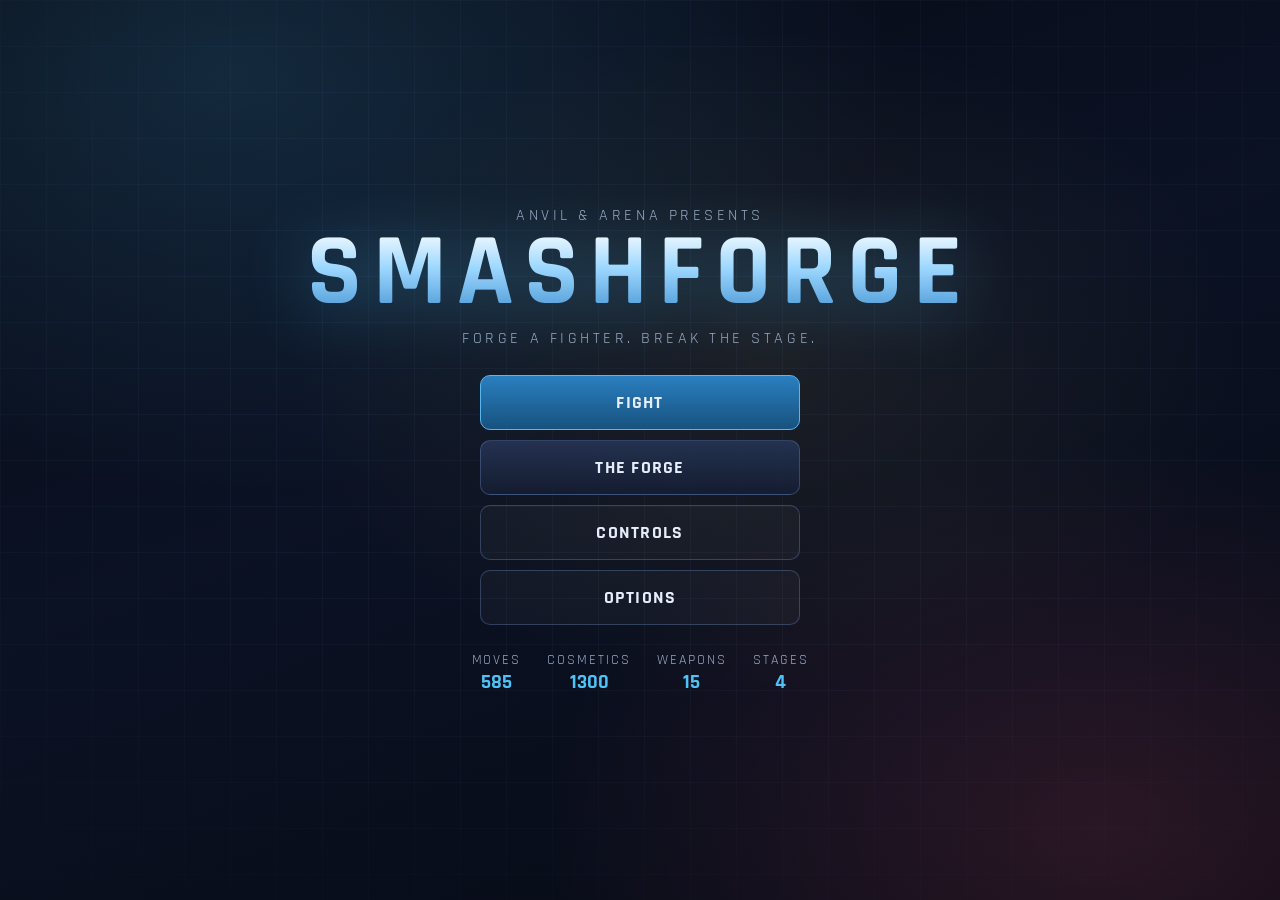
<file: index.html>
<!DOCTYPE html>
<html lang="en">
<head>
<meta charset="utf-8">
<meta name="viewport" content="width=device-width, initial-scale=1, viewport-fit=cover">
<title>SMASHFORGE — Platform Fighter &amp; Character Forge</title>
<meta name="description" content="A browser platform fighter with a full character forge: 585 moves, 1220 cosmetics, four stages.">
<link rel="preconnect" href="https://fonts.googleapis.com">
<link rel="preconnect" href="https://fonts.gstatic.com" crossorigin>
<link href="https://fonts.googleapis.com/css2?family=Rajdhani:wght@400;600;700&family=JetBrains+Mono:wght@400;600&display=swap" rel="stylesheet">
<link rel="stylesheet" href="css/style.css">
</head>
<body>

<div id="stage-wrap"><canvas id="game"></canvas></div>

<div id="ui">

  <!-- ============ TITLE ============ -->
  <div class="screen on fade" id="sc-title">
    <div class="bgfx"></div>
    <div class="wrap">
      <div class="title-center">
        <div class="title-inner">
          <div>
            <div class="sub">Anvil &amp; Arena presents</div>
            <h1 class="title-big">SMASHFORGE</h1>
            <div class="sub" style="margin-top:8px">Forge a fighter. Break the stage.</div>
          </div>
          <div class="menu-list" id="title-menu"></div>
          <div class="stat-strip" id="title-stats"></div>
        </div>
      </div>
    </div>
  </div>

  <!-- ============ MODE ============ -->
  <div class="screen" id="sc-mode">
    <div class="bgfx"></div>
    <div class="wrap">
      <div class="hdr">
        <div class="brand">SMASH<span>FORGE</span> · MODE</div>
        <button class="btn sm ghost" data-back>← Back</button>
      </div>
      <div class="dz-main"><div class="grid cards" id="mode-grid" style="max-width:1160px;margin:0 auto"></div></div>
    </div>
  </div>

  <!-- ============ ROSTER ============ -->
  <div class="screen" id="sc-roster">
    <div class="bgfx"></div>
    <div class="wrap">
      <div class="hdr">
        <div class="brand">SMASH<span>FORGE</span> · <span id="roster-title" style="color:var(--txt2)">SELECT FIGHTER</span></div>
        <div class="row">
          <button class="btn sm" id="roster-new">+ New Fighter</button>
          <button class="btn sm" id="roster-random">Random</button>
          <button class="btn sm ghost" data-back>← Back</button>
        </div>
      </div>
      <div class="dz-main"><div class="grid cards" id="roster-grid" style="max-width:1280px;margin:0 auto"></div></div>
      <div class="footer">
        <div class="muted small" id="roster-hint">Pick a fighter, or forge a new one.</div>
        <div class="row">
          <button class="btn sm warn" id="roster-del">Delete</button>
          <button class="btn sm" id="roster-edit">Edit in Forge</button>
          <button class="btn primary" id="roster-go">Confirm →</button>
        </div>
      </div>
    </div>
  </div>

  <!-- ============ DESIGNER ============ -->
  <div class="screen" id="sc-designer">
    <div class="bgfx"></div>
    <div class="wrap">
      <div class="hdr">
        <div class="brand">THE <span>FORGE</span></div>
        <div class="row">
          <button class="btn sm" id="dz-randomize">🎲 Randomize</button>
          <button class="btn sm" id="dz-reset-kit">Reset Kit</button>
          <button class="btn sm ghost" id="dz-cancel">Discard</button>
          <button class="btn primary sm" id="dz-save">Save Fighter</button>
        </div>
      </div>
      <div class="dz">
        <div class="dz-nav" id="dz-nav"></div>
        <div class="dz-main" id="dz-main"></div>
        <div class="dz-side">
          <canvas class="prev-canvas" id="dz-prev"></canvas>
          <div class="prev-body" id="dz-info"></div>
        </div>
      </div>
    </div>
  </div>

  <!-- ============ STAGE SELECT ============ -->
  <div class="screen" id="sc-stage">
    <div class="bgfx"></div>
    <div class="wrap">
      <div class="hdr">
        <div class="brand">SMASH<span>FORGE</span> · STAGE</div>
        <button class="btn sm ghost" data-back>← Back</button>
      </div>
      <div class="dz-main"><div class="grid cards" id="stage-grid" style="max-width:1160px;margin:0 auto"></div></div>
      <div class="footer">
        <div class="row" id="stage-opts"></div>
        <button class="btn primary" id="stage-go">Fight →</button>
      </div>
    </div>
  </div>

  <!-- ============ RESULTS ============ -->
  <div class="screen" id="sc-results">
    <div class="bgfx"></div>
    <div class="wrap">
      <div class="title-center">
        <div class="panel pad" style="width:min(820px,92vw)">
          <h2 id="res-title" style="font-size:34px;letter-spacing:.14em;margin-bottom:4px">GAME</h2>
          <div class="muted small" id="res-sub" style="margin-bottom:16px"></div>
          <table class="res-table"><thead><tr>
            <th>Fighter</th><th>KOs</th><th>Falls</th><th>Damage Dealt</th><th>Taken</th><th>Biggest Hit</th>
          </tr></thead><tbody id="res-rows"></tbody></table>
          <div class="row" style="margin-top:20px;justify-content:flex-end">
            <button class="btn" id="res-menu">Main Menu</button>
            <button class="btn primary" id="res-again">Rematch</button>
          </div>
        </div>
      </div>
    </div>
  </div>

  <!-- ============ CONTROLS ============ -->
  <div class="screen" id="sc-controls">
    <div class="bgfx"></div>
    <div class="wrap">
      <div class="hdr">
        <div class="brand">SMASH<span>FORGE</span> · CONTROLS</div>
        <button class="btn sm ghost" data-back>← Back</button>
      </div>
      <div class="dz-main"><div id="controls-body" style="max-width:980px;margin:0 auto"></div></div>
    </div>
  </div>

  <!-- ============ OPTIONS ============ -->
  <div class="screen" id="sc-options">
    <div class="bgfx"></div>
    <div class="wrap">
      <div class="hdr">
        <div class="brand">SMASH<span>FORGE</span> · OPTIONS</div>
        <button class="btn sm ghost" data-back>← Back</button>
      </div>
      <div class="dz-main"><div id="options-body" style="max-width:720px;margin:0 auto"></div></div>
    </div>
  </div>

</div>

<div id="toast"></div>

<script src="js/util.js"></script>
<script src="js/input.js"></script>
<script src="js/audio.js"></script>
<script src="js/data/archetypes.js"></script>
<script src="js/data/moves.js"></script>
<script src="js/data/cosmetics.js"></script>
<script src="js/data/stages.js"></script>
<script src="js/render/prims.js"></script>
<script src="js/render/skeleton.js"></script>
<script src="js/render/weapons.js"></script>
<script src="js/render/cosmetic.js"></script>
<script src="js/render/vfx.js"></script>
<script src="js/render/fighterdraw.js"></script>
<script src="js/render/stagedraw.js"></script>
<script src="js/game/build.js"></script>
<script src="js/game/fighter.js"></script>
<script src="js/game/combat.js"></script>
<script src="js/game/ai.js"></script>
<script src="js/ui/hud.js"></script>
<script src="js/game/match.js"></script>
<script src="js/ui/preview.js"></script>
<script src="js/ui/screens.js"></script>
<script src="js/ui/designer.js"></script>
<script src="js/main.js"></script>
</body>
</html>
</file>
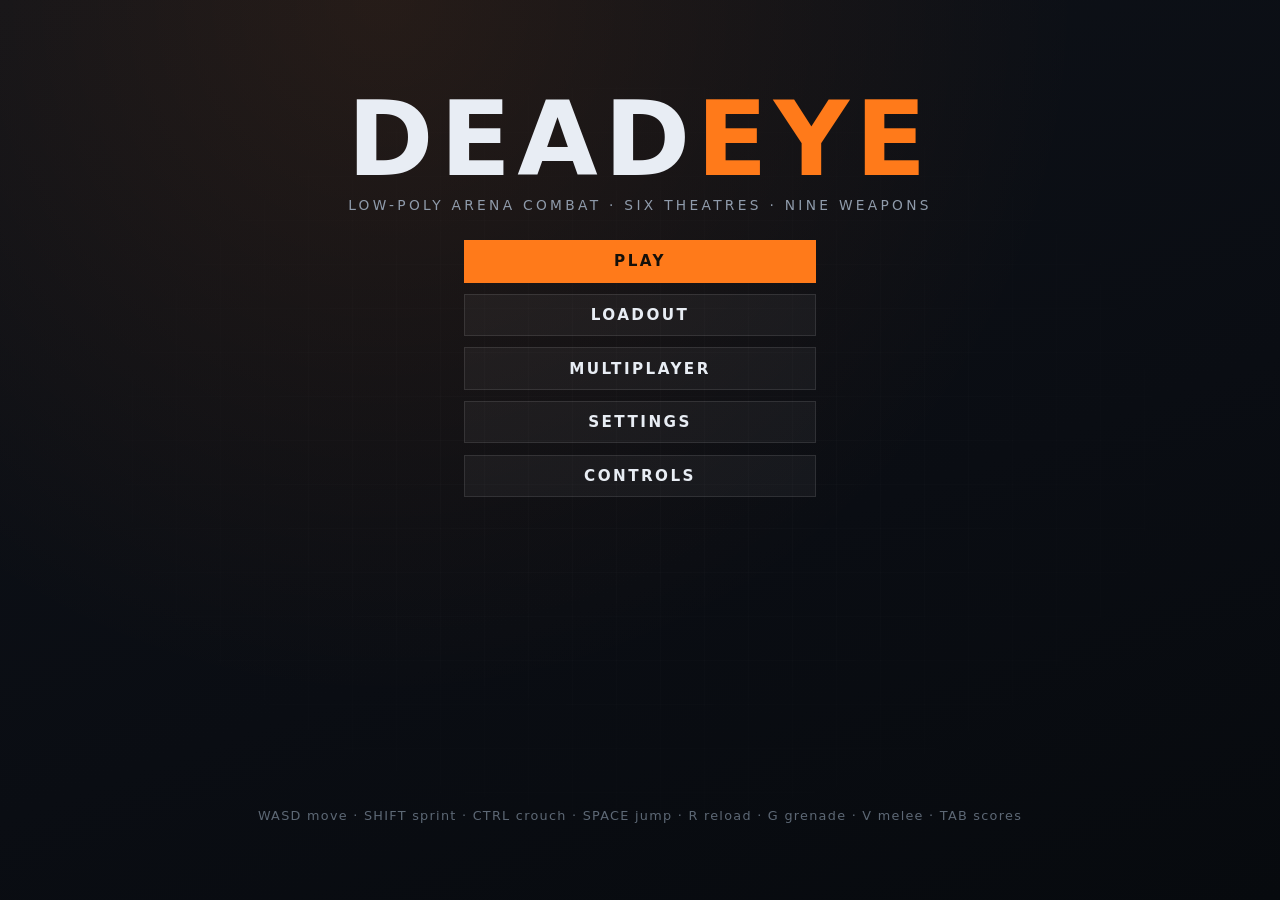
<file: deadeye/index.html>
<!DOCTYPE html>
<html lang="en">
<head>
<meta charset="utf-8">
<title>DEADEYE — browser arena FPS</title>
<meta name="viewport" content="width=device-width,initial-scale=1,maximum-scale=1,user-scalable=no,viewport-fit=cover">
<meta name="description" content="DEADEYE — a fast low-poly arena shooter that runs entirely in the browser. Six maps, nine weapons, procedural audio, bots and peer-to-peer multiplayer.">
<meta name="theme-color" content="#0d1016">
<link rel="stylesheet" href="css/style.css">
</head>
<body>

<canvas id="view"></canvas>
<canvas id="hud-canvas"></canvas>

<!-- ============================= HUD ============================= -->
<div id="hud">
  <div id="hud-top">
    <div id="hud-score"></div>
    <div id="hud-timer">0:00</div>
  </div>

  <div id="hud-killfeed"></div>
  <div id="hud-fps"></div>
  <div id="hud-streak"></div>
  <div id="hud-notify"></div>
  <div id="hud-reload-prompt">RELOAD <b>R</b></div>

  <div id="hud-bottom">
    <div id="hud-health">
      <div id="hud-health-value">100</div>
      <div id="hud-health-track"><div id="hud-health-bar"></div></div>
      <div class="hud-label">HEALTH</div>
    </div>
    <div id="hud-ammo">
      <div id="hud-weapon-name">RK-77</div>
      <div id="hud-ammo-row">
        <span id="hud-ammo-mag">30</span><span id="hud-ammo-reserve">/ 210</span>
      </div>
      <div id="hud-grenade-row"><span class="pip">✦</span><span id="hud-grenades">2</span></div>
    </div>
  </div>
</div>

<!-- ========================== SCOREBOARD ========================== -->
<div id="scoreboard">
  <div class="panel">
    <h2 id="scoreboard-title">FREE FOR ALL</h2>
    <table>
      <thead><tr><th>#</th><th>PLAYER</th><th>K</th><th>D</th><th>K/D</th></tr></thead>
      <tbody id="scoreboard-body"></tbody>
    </table>
  </div>
</div>

<!-- ========================= DEATH SCREEN ========================= -->
<div id="death-screen">
  <div class="death-inner">
    <h2>YOU DIED</h2>
    <p id="death-by"></p>
    <div class="respawn">RESPAWN IN <b id="death-timer">3.0</b></div>
    <div class="respawn-hint">click to respawn</div>
  </div>
</div>

<!-- =========================== RESULTS =========================== -->
<div id="results">
  <div class="panel">
    <h1 id="results-title">MATCH OVER</h1>
    <table>
      <thead><tr><th>#</th><th>PLAYER</th><th>K</th><th>D</th><th>K/D</th></tr></thead>
      <tbody id="results-body"></tbody>
    </table>
    <div class="row-btns">
      <button class="primary" data-act="rematch">PLAY AGAIN</button>
      <button data-act="quit">MAIN MENU</button>
    </div>
  </div>
</div>

<!-- ============================ MENUS ============================ -->
<div id="menu-overlay">
  <div class="bg-grid"></div>

  <!-- main -->
  <section id="screen-main" class="screen">
    <div class="brand">
      <h1>DEAD<span>EYE</span></h1>
      <p class="tagline">low-poly arena combat · six theatres · nine weapons</p>
    </div>
    <nav class="mainnav">
      <button class="primary" data-go="play">PLAY</button>
      <button data-go="loadout">LOADOUT</button>
      <button data-go="multiplayer">MULTIPLAYER</button>
      <button data-go="settings">SETTINGS</button>
      <button data-go="controls">CONTROLS</button>
    </nav>
    <p class="footnote">WASD move · SHIFT sprint · CTRL crouch · SPACE jump · R reload · G grenade · V melee · TAB scores</p>
  </section>

  <!-- play -->
  <section id="screen-play" class="screen wide">
    <header><button class="back" data-go="back">‹ BACK</button><h2>DEPLOY</h2></header>

    <div class="cols">
      <div class="col grow">
        <h3>MAP</h3>
        <div id="map-list" class="grid"></div>
      </div>

      <div class="col side">
        <h3>MODE</h3>
        <div id="mode-list" class="pills">
          <button class="pill" data-mode="ffa">FREE FOR ALL</button>
          <button class="pill" data-mode="tdm">TEAM DEATHMATCH</button>
        </div>

        <h3>BOT SKILL</h3>
        <div id="diff-list" class="pills">
          <button class="pill" data-diff="recruit">RECRUIT</button>
          <button class="pill" data-diff="regular">REGULAR</button>
          <button class="pill" data-diff="veteran">VETERAN</button>
          <button class="pill" data-diff="elite">ELITE</button>
        </div>

        <h3>BOTS <b id="bot-count-label">7</b></h3>
        <input type="range" id="bot-count" min="0" max="11" step="1" value="7">

        <h3>CALLSIGN</h3>
        <input type="text" id="player-name" maxlength="14" spellcheck="false" value="PLAYER">

        <button class="primary big" data-act="deploy">DEPLOY</button>
      </div>
    </div>
  </section>

  <!-- loadout -->
  <section id="screen-loadout" class="screen wide">
    <header><button class="back" data-go="back">‹ BACK</button><h2>LOADOUT</h2></header>
    <h3>PRIMARY</h3>
    <div id="primary-list" class="wgrid"></div>
    <h3>SECONDARY</h3>
    <div id="secondary-list" class="wgrid two"></div>
    <p class="footnote">Knife and frag grenade are always carried.</p>
  </section>

  <!-- multiplayer -->
  <section id="screen-multiplayer" class="screen">
    <header><button class="back" data-go="back">‹ BACK</button><h2>MULTIPLAYER</h2></header>
    <p class="blurb">
      Direct peer-to-peer over WebRTC — no server in the middle. One player hosts and
      shares a lobby code; the other sends a reply code back. Relayed through a TURN
      service when a direct connection isn't possible.
    </p>
    <div class="row-btns">
      <button class="primary" id="mp-host">HOST A GAME</button>
      <button id="mp-join">JOIN A GAME</button>
    </div>

    <div id="mp-step-host" class="mp-step">
      <label>1 · SEND THIS LOBBY CODE TO YOUR FRIEND</label>
      <div class="codebox"><textarea id="mp-code-out" readonly rows="3"></textarea>
        <button data-copy="mp-code-out">COPY</button></div>
      <label>2 · PASTE THEIR REPLY CODE HERE</label>
      <div class="codebox"><textarea id="mp-answer-in" rows="3" spellcheck="false"
        placeholder="paste reply code"></textarea>
        <button id="mp-accept" class="primary">CONNECT</button></div>
    </div>

    <div id="mp-step-join" class="mp-step">
      <label>1 · PASTE THE HOST'S LOBBY CODE</label>
      <div class="codebox"><textarea id="mp-code-in" rows="3" spellcheck="false"
        placeholder="paste lobby code"></textarea>
        <button id="mp-join-go" class="primary">GENERATE REPLY</button></div>
      <label>2 · SEND THIS REPLY CODE BACK TO THE HOST</label>
      <div class="codebox"><textarea id="mp-reply-out" readonly rows="3"></textarea>
        <button data-copy="mp-reply-out">COPY</button></div>
    </div>

    <div class="mp-foot">
      <span id="mp-status">idle</span>
      <button id="mp-disconnect" class="small">DISCONNECT</button>
    </div>
  </section>

  <!-- settings -->
  <section id="screen-settings" class="screen">
    <header><button class="back" data-go="back">‹ BACK</button><h2>SETTINGS</h2></header>

    <div class="setrow"><label>MOUSE SENSITIVITY</label>
      <input type="range" id="set-sens" min="4" max="120" step="1">
      <b id="set-sens-label">0.22</b></div>
    <div class="setrow"><label>ADS SENSITIVITY</label>
      <input type="range" id="set-adssens" min="20" max="150" step="1">
      <b id="set-adssens-label">0.72</b></div>
    <div class="setrow"><label>FIELD OF VIEW</label>
      <input type="range" id="set-fov" min="70" max="115" step="1">
      <b id="set-fov-label">90°</b></div>

    <div class="setrow"><label>MASTER VOLUME</label>
      <input type="range" id="set-vol-master" min="0" max="100" step="1">
      <b id="set-vol-master-label">80%</b></div>
    <div class="setrow"><label>EFFECTS VOLUME</label>
      <input type="range" id="set-vol-sfx" min="0" max="100" step="1">
      <b id="set-vol-sfx-label">100%</b></div>
    <div class="setrow"><label>AMBIENCE VOLUME</label>
      <input type="range" id="set-vol-amb" min="0" max="100" step="1">
      <b id="set-vol-amb-label">50%</b></div>

    <div class="setrow"><label>QUALITY</label>
      <select id="set-quality">
        <option value="high">HIGH</option>
        <option value="medium">MEDIUM</option>
        <option value="low">LOW</option>
      </select><b></b></div>
    <div class="setrow"><label>SHADOWS</label>
      <input type="checkbox" id="set-shadows"><b></b></div>
    <div class="setrow"><label>INVERT LOOK</label>
      <input type="checkbox" id="set-invert"><b></b></div>
    <div class="setrow"><label>SHOW FPS</label>
      <input type="checkbox" id="set-fps"><b></b></div>
  </section>

  <!-- controls -->
  <section id="screen-controls" class="screen">
    <header><button class="back" data-go="back">‹ BACK</button><h2>CONTROLS</h2></header>
    <div id="bind-list"></div>
    <div class="row-btns"><button data-act="reset-binds">RESET TO DEFAULTS</button></div>
  </section>

  <!-- pause -->
  <section id="screen-pause" class="screen">
    <div class="brand small"><h1>PAUSED</h1></div>
    <nav class="mainnav">
      <button class="primary" data-act="resume">RESUME</button>
      <button data-go="loadout">LOADOUT</button>
      <button data-go="settings">SETTINGS</button>
      <button data-go="controls">CONTROLS</button>
      <button data-act="quit">QUIT TO MENU</button>
    </nav>
  </section>
</div>

<!-- ============================ BOOT ============================ -->
<div id="boot"><div class="boot-inner"><h1>DEAD<span>EYE</span></h1><p>loading…</p></div></div>

<script src="vendor/three.min.js"></script>
<script src="js/core/util.js"></script>
<script src="js/core/geo.js"></script>
<script src="js/core/collision.js"></script>
<script src="js/core/audio.js"></script>
<script src="js/core/input.js"></script>
<script src="js/world/props.js"></script>
<script src="js/world/maps.js"></script>
<script src="js/world/nav.js"></script>
<script src="js/game/weapons.js"></script>
<script src="js/game/viewmodel.js"></script>
<script src="js/game/character.js"></script>
<script src="js/game/fx.js"></script>
<script src="js/game/player.js"></script>
<script src="js/game/bots.js"></script>
<script src="js/game/game.js"></script>
<script src="js/ui/hud.js"></script>
<script src="js/ui/menu.js"></script>
<script src="js/net/net.js"></script>
<script src="js/main.js"></script>
</body>
</html>
</file>
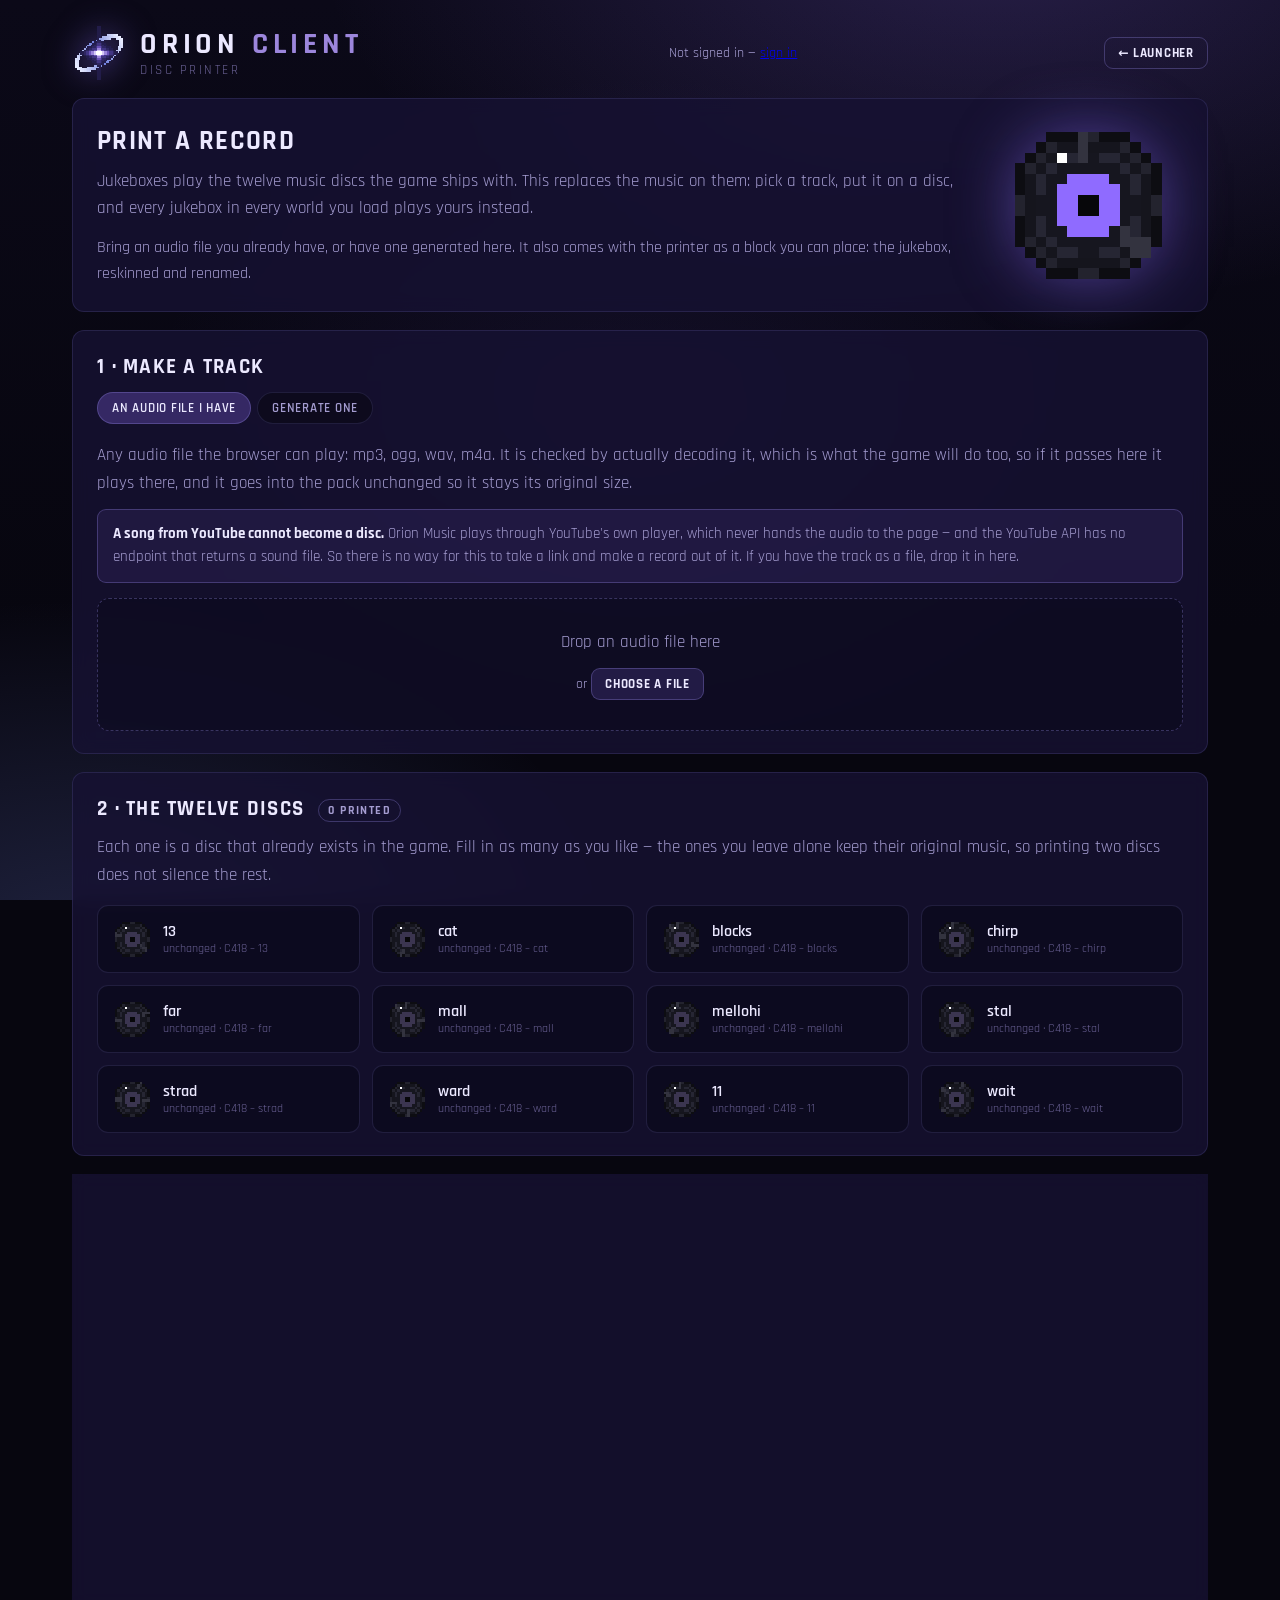
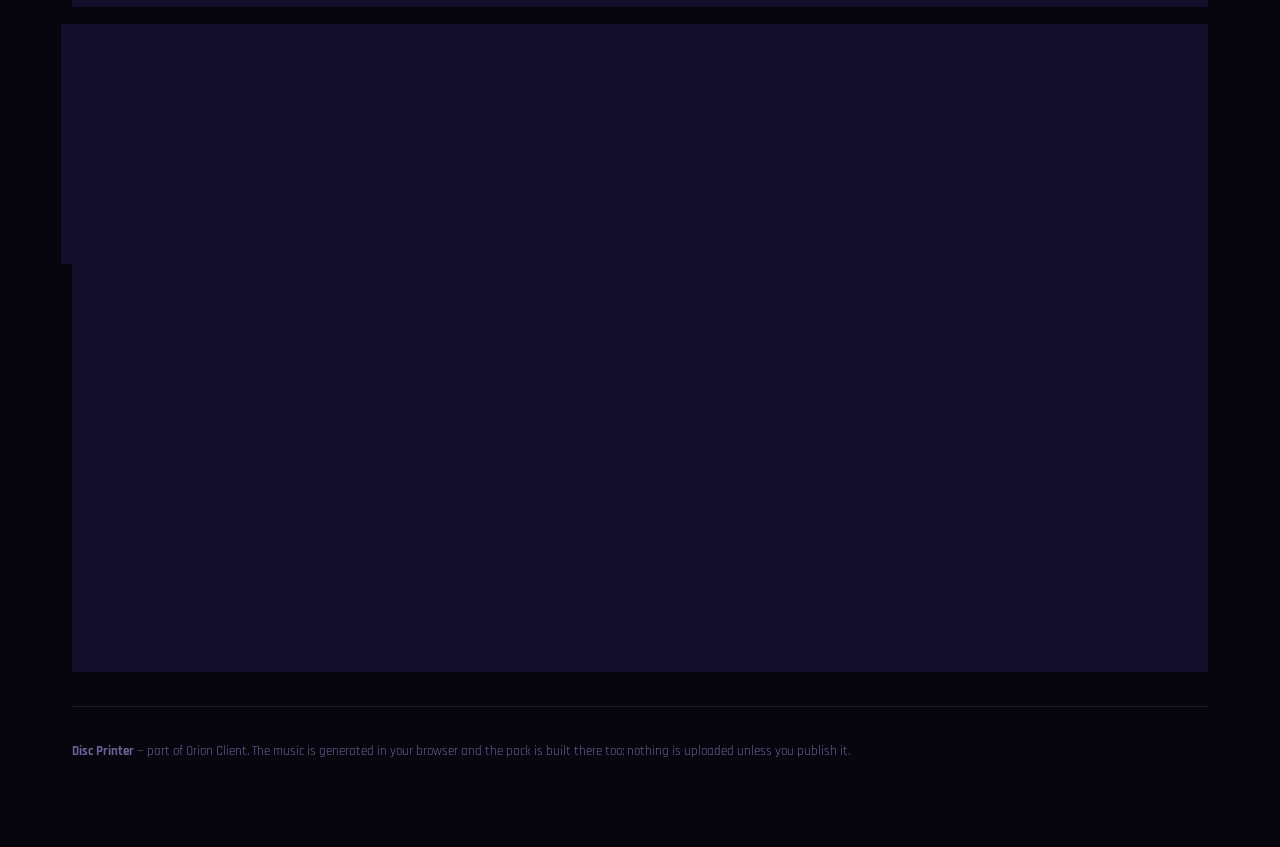
<file: orion/discs/index.html>
<!DOCTYPE html>
<html lang="en">
<head>
<meta charset="utf-8">
<meta name="viewport" content="width=device-width, initial-scale=1, viewport-fit=cover">
<title>Disc Printer — Orion Client</title>
<meta name="description" content="Turn Orion's own music, or your own audio, into music discs your jukeboxes will play.">
<link rel="icon" href="../assets/orion-logo.svg" type="image/svg+xml">
<link rel="preconnect" href="https://fonts.googleapis.com">
<link rel="preconnect" href="https://fonts.gstatic.com" crossorigin>
<link href="https://fonts.googleapis.com/css2?family=Rajdhani:wght@400;600;700&family=JetBrains+Mono:wght@400;600&display=swap" rel="stylesheet">
<link rel="stylesheet" href="../css/orion.css">
<link rel="stylesheet" href="discs.css">
</head>
<body>

<div id="sky"></div>
<canvas id="stars"></canvas>

<div id="shell">
  <header class="top">
    <a class="brand" href="../">
      <img src="../assets/orion-logo.svg" alt="Orion Client logo">
      <div>
        <h1>Orion<span>&nbsp;Client</span></h1>
        <div class="tag">Disc Printer</div>
      </div>
    </a>
    <div id="whoami"></div>
    <nav class="tabs">
      <a class="btn slim ghost" href="../">← Launcher</a>
    </nav>
  </header>

  <div class="hero-discs card">
    <div>
      <h2>Print a record</h2>
      <p class="lede">
        Jukeboxes play the twelve music discs the game ships with. This replaces the music on
        them: pick a track, put it on a disc, and every jukebox in every world you load plays
        yours instead.
      </p>
      <p class="muted" style="margin:10px 0 0">
        Bring an audio file you already have, or have one generated here. It also comes with the
        printer as a block you can place: the jukebox, reskinned and renamed.
      </p>
    </div>
    <div class="hero-art"><canvas id="hero-disc" width="16" height="16" aria-hidden="true"></canvas></div>
  </div>

  <div id="notice"></div>

  <!-- ============================== the press ============================== -->
  <div class="card">
    <h2>1 · Make a track</h2>

    <div class="press-tabs" id="press-tabs">
      <button class="chip on" data-src="file">An audio file I have</button>
      <button class="chip" data-src="gen">Generate one</button>
    </div>

    <!-- generated -->
    <div id="src-gen" style="display:none">
      <p class="lede">
        A synthesiser, not a library: pick a mood and it writes a track from scratch in this tab.
        It is the same generated soundtrack engine that
        <a href="../../" target="_blank" rel="noopener">SMASHFORGE</a> runs on, stretched out to
        record length. Nothing is uploaded and nothing is fetched.
      </p>
      <div class="moods" id="moods"></div>

      <div class="form-grid">
        <label class="field">
          <span>Length</span>
          <input type="range" id="f-len" min="20" max="240" step="5" value="90">
          <span class="hint" id="len-out">90 seconds</span>
        </label>
        <label class="field">
          <span>Seed</span>
          <input type="text" id="f-seed" maxlength="24" placeholder="anything at all" autocomplete="off" spellcheck="false">
          <span class="hint">The same mood and seed always give the same track.</span>
        </label>
      </div>
      <div class="btn-row">
        <button class="btn primary" id="btn-render">Render</button>
        <button class="btn ghost" id="btn-shuffle">New seed</button>
      </div>
    </div>

    <!-- brought in -->
    <div id="src-file">
      <p class="lede">
        Any audio file the browser can play: mp3, ogg, wav, m4a. It is checked by actually
        decoding it, which is what the game will do too, so if it passes here it plays there,
        and it goes into the pack unchanged so it stays its original size.
      </p>
      <div class="note">
        <strong>A song from YouTube cannot become a disc.</strong> Orion Music plays through
        YouTube's own player, which never hands the audio to the page — and the YouTube API has
        no endpoint that returns a sound file. So there is no way for this to take a link and
        make a record out of it. If you have the track as a file, drop it in here.
      </div>
      <div id="drop" class="drop">
        <input type="file" id="file" accept="audio/*,.mp3,.ogg,.wav,.m4a,.flac" hidden>
        <p class="drop-main">Drop an audio file here</p>
        <p class="drop-sub">or <button class="btn slim" id="btn-pick">choose a file</button></p>
      </div>
      <div id="file-report"></div>
    </div>

    <!-- the current take, whichever way it was made -->
    <div id="take" class="take" style="display:none">
      <div class="take-art"><canvas id="take-disc" width="16" height="16"></canvas></div>
      <div class="take-body">
        <div class="take-head">
          <strong id="take-title">Untitled take</strong>
          <span class="pill" id="take-meta"></span>
        </div>
        <canvas id="wave" class="wave" width="900" height="72"></canvas>
        <div class="btn-row">
          <button class="btn slim primary" id="btn-play">Play</button>
          <button class="btn slim" id="btn-assign">Put it on a disc ↓</button>
          <button class="btn slim ghost" id="btn-discard">Throw it away</button>
        </div>
      </div>
    </div>
  </div>

  <!-- ============================== the slots ============================== -->
  <div class="card">
    <h2>2 · The twelve discs <span class="pill" id="slot-count">0 printed</span></h2>
    <p class="lede">
      Each one is a disc that already exists in the game. Fill in as many as you like — the ones
      you leave alone keep their original music, so printing two discs does not silence the rest.
    </p>
    <div class="slot-grid" id="slots"></div>
  </div>

  <!-- ========================== the printer block ========================== -->
  <div class="card">
    <h2>3 · The printer, as a block</h2>
    <p class="lede">
      A machine to put the records in. This turns every jukebox into an Orion Disc Printer —
      new look, new name — so there is a printer in the world that plays what you printed.
    </p>

    <label class="checkline">
      <input type="checkbox" id="f-block" checked>
      <span><strong>Put the printer block in the pack.</strong> It replaces the jukebox's
      texture and its name. Every jukebox becomes one, including any already placed in your
      worlds.</span>
    </label>

    <div class="block-row" id="block-row">
      <div class="block-art">
        <canvas id="block-top" width="16" height="16" title="the top face"></canvas>
        <canvas id="block-side" width="16" height="16" title="the sides"></canvas>
      </div>
      <div>
        <label class="field" style="max-width:320px">
          <span>What it is called in game</span>
          <input type="text" id="f-block-name" maxlength="32" value="Orion Disc Printer" autocomplete="off">
        </label>
        <div class="note" style="margin-top:14px">
          <strong>It is a reskin, not a new block.</strong> A resource pack can change what a
          block looks like and what it is called, and nothing else — a genuinely new block is
          code, and this client is signed, so there is nowhere to put code. The jukebox is
          already the machine that plays records, so it is the one dressed up. It behaves
          exactly like a jukebox: right-click with a disc, right-click again to eject.
        </div>
      </div>
    </div>
  </div>

  <!-- ============================== printing ============================== -->
  <div class="card">
    <h2>4 · Print it</h2>

    <div class="form-grid">
      <label class="field">
        <span>Pack name</span>
        <input type="text" id="f-title" maxlength="48" placeholder="My Records" autocomplete="off">
      </label>
      <label class="field">
        <span>For which version</span>
        <select id="f-version">
          <option value="1.8" selected>1.8.9</option>
          <option value="1.12.2">1.12.2</option>
        </select>
      </label>
    </div>

    <div id="print-error" class="note bad hide"></div>

    <div class="btn-row">
      <button class="btn primary big" id="btn-install">Put it in my game</button>
      <button class="btn" id="btn-download">Download the .zip</button>
      <button class="btn ghost" id="btn-publish" style="display:none">Publish to the store</button>
    </div>

    <div id="print-result"></div>

    <div class="note" id="installed-note" style="display:none"></div>
  </div>

  <!-- ============================== how and why ============================== -->
  <div class="card">
    <h3>How to actually hear it</h3>
    <ol class="steps">
      <li>
        <h4>Print the pack</h4>
        <p><strong>Put it in my game</strong> writes it straight into the client's own resource
        pack storage, so there is no file to find and no folder to open.</p>
      </li>
      <li>
        <h4>Turn it on</h4>
        <p>Launch the client, then <em>Options → Resource Packs</em>, and move your pack from
        <em>Available</em> to <em>Selected</em>. It stays on from then on.</p>
      </li>
      <li>
        <h4>Put a disc in the printer</h4>
        <p>
          Any disc you printed over, into any jukebox — which now looks and reads as an Orion
          Disc Printer. In creative both are in the inventory (search <em>printer</em> for the
          block, <em>record</em> for the discs); in survival the discs still come from a creeper
          killed by a skeleton, same as always.
        </p>
      </li>
    </ol>
    <div class="note">
      <strong>Why the discs are short.</strong> A generated track is written as uncompressed
      audio, which is about 44 KB a second — a ninety-second disc is roughly 4 MB. A file you
      bring is copied in exactly as it is, so an mp3 stays mp3-sized. If you want twelve long
      discs, bring twelve mp3s.
    </div>
  </div>

  <footer class="foot">
    <p>
      <strong>Disc Printer</strong> — part of Orion Client. The music is generated in your
      browser and the pack is built there too; nothing is uploaded unless you publish it.
    </p>
  </footer>
</div>

<script src="../js/config.js"></script>
<script src="../js/versions.js"></script>
<script src="../js/zip.js"></script>
<script src="../js/packs.js"></script>
<script src="../js/account.js"></script>
<script src="js/music.js"></script>
<script src="js/wav.js"></script>
<script src="js/art.js"></script>
<script src="js/pack.js"></script>
<script src="js/app.js"></script>
</body>
</html>
</file>
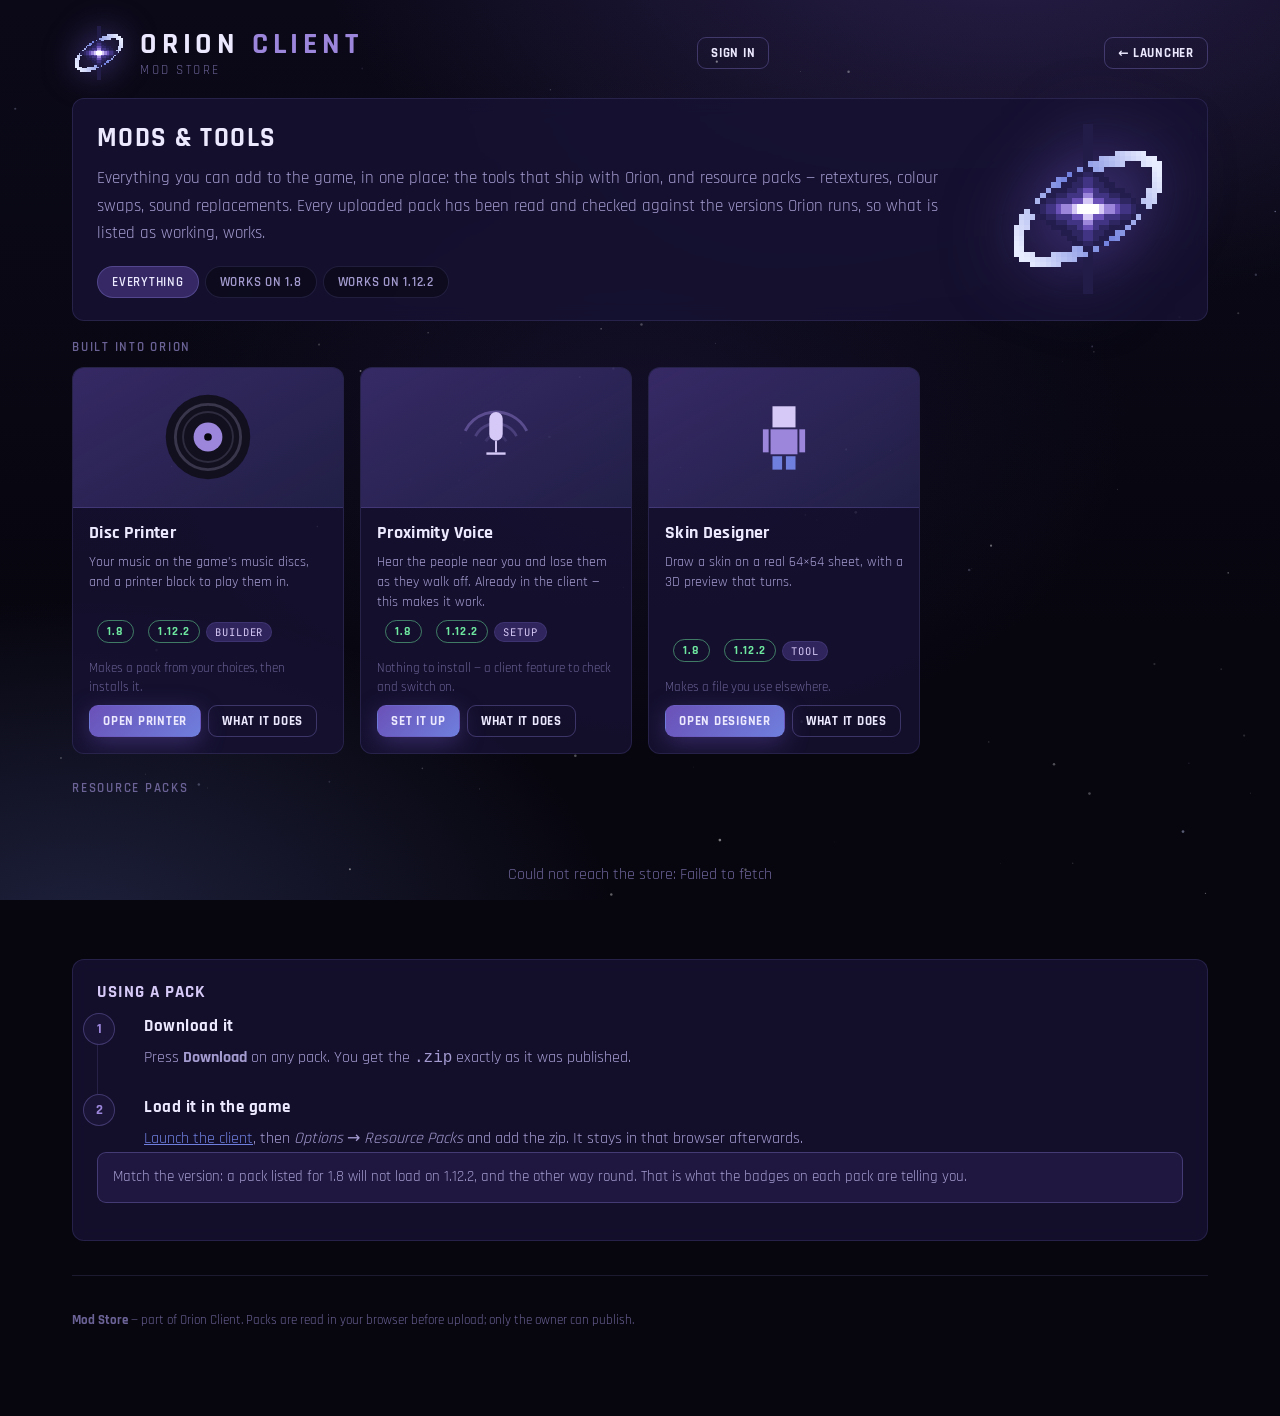
<file: orion/mods/index.html>
<!DOCTYPE html>
<html lang="en">
<head>
<meta charset="utf-8">
<meta name="viewport" content="width=device-width, initial-scale=1, viewport-fit=cover">
<title>Mod Store — Orion Client</title>
<meta name="description" content="Resource packs for Eaglercraft, checked for compatibility before they are published.">
<link rel="icon" href="../assets/orion-logo.svg" type="image/svg+xml">
<link rel="preconnect" href="https://fonts.googleapis.com">
<link rel="preconnect" href="https://fonts.gstatic.com" crossorigin>
<link href="https://fonts.googleapis.com/css2?family=Rajdhani:wght@400;600;700&family=JetBrains+Mono:wght@400;600&display=swap" rel="stylesheet">
<link rel="stylesheet" href="../css/orion.css">
<link rel="stylesheet" href="mods.css">
</head>
<body>

<div id="sky"></div>
<canvas id="stars"></canvas>

<div id="shell">
  <header class="top">
    <a class="brand" href="../">
      <img src="../assets/orion-logo.svg" alt="Orion Client logo">
      <div>
        <h1>Orion<span>&nbsp;Client</span></h1>
        <div class="tag">Mod Store</div>
      </div>
    </a>
    <div id="whoami"></div>
    <nav class="tabs">
      <a class="btn slim ghost" href="../">← Launcher</a>
    </nav>
  </header>

  <div class="hero-mods card">
    <div>
      <h2>Mods &amp; tools</h2>
      <p class="lede">
        Everything you can add to the game, in one place: the tools that ship with Orion, and
        resource packs — retextures, colour swaps, sound replacements. Every uploaded pack has
        been read and checked against the versions Orion runs, so what is listed as working,
        works.
      </p>
      <div class="filters" id="filters">
        <button class="chip on" data-filter="all">Everything</button>
        <button class="chip" data-filter="1.8">Works on 1.8</button>
        <button class="chip" data-filter="1.12.2">Works on 1.12.2</button>
      </div>
    </div>
    <div class="hero-art"><img src="../assets/orion-logo.svg" alt=""></div>
  </div>

  <div id="store-notice"></div>

  <!-- The ones that ship with Orion. Listed first because they are the ones
       that do something the game cannot already do. -->
  <h3 class="shelf-h">Built into Orion</h3>
  <div class="mod-grid" id="builtin-grid"></div>

  <h3 class="shelf-h">Resource packs</h3>
  <div class="mod-grid" id="mod-grid">
    <div class="empty" style="grid-column:1/-1"><p>Loading…</p></div>
  </div>

  <!-- Only the owner ever sees this. -->
  <div class="card" id="upload-card" style="display:none">
    <h2>Publish a pack <span class="pill ok">owner</span></h2>
    <p>
      Drop a <code>.zip</code> in and it is read here in your browser before anything is sent:
      the layout, the <code>pack.mcmeta</code>, the textures and which versions it declares.
      A pack that would not load cannot be published by accident.
    </p>

    <div id="drop" class="drop">
      <input type="file" id="file" accept=".zip,application/zip" hidden>
      <p class="drop-main">Drop a resource pack here</p>
      <p class="drop-sub">or <button class="btn slim" id="btn-pick">choose a file</button></p>
    </div>

    <div id="report"></div>

    <div id="publish-form" style="display:none">
      <div class="form-grid">
        <label class="field">
          <span>Name</span>
          <input type="text" id="m-title" maxlength="60" placeholder="Soft Pastels">
        </label>
        <label class="field">
          <span>One line about it</span>
          <input type="text" id="m-summary" maxlength="240" placeholder="Muted colours and rounded edges">
        </label>
      </div>
      <label class="field">
        <span>Details (optional)</span>
        <textarea id="m-body" maxlength="4000" placeholder="What it changes, who made it, anything worth knowing."></textarea>
      </label>
      <div id="publish-error" class="note bad hide"></div>
      <div class="btn-row">
        <button class="btn primary" id="btn-publish">Publish</button>
        <button class="btn ghost" id="btn-cancel-upload">Cancel</button>
      </div>
    </div>
  </div>

  <div class="card">
    <h3>Using a pack</h3>
    <ol class="steps">
      <li>
        <h4>Download it</h4>
        <p>Press <strong>Download</strong> on any pack. You get the <code>.zip</code> exactly as it was published.</p>
      </li>
      <li>
        <h4>Load it in the game</h4>
        <p>
          <a href="../">Launch the client</a>, then <em>Options</em> → <em>Resource Packs</em> and
          add the zip. It stays in that browser afterwards.
        </p>
      </li>
    </ol>
    <div class="note">
      Match the version: a pack listed for 1.8 will not load on 1.12.2, and the other way
      round. That is what the badges on each pack are telling you.
    </div>
  </div>

  <footer class="foot">
    <p>
      <strong>Mod Store</strong> — part of Orion Client. Packs are read in your browser before
      upload; only the owner can publish.
    </p>
  </footer>
</div>

<script src="../js/config.js"></script>
<script src="../js/account.js"></script>
<script src="js/builtin.js"></script>
<script src="js/pack.js"></script>
<script src="js/app.js"></script>
</body>
</html>
</file>
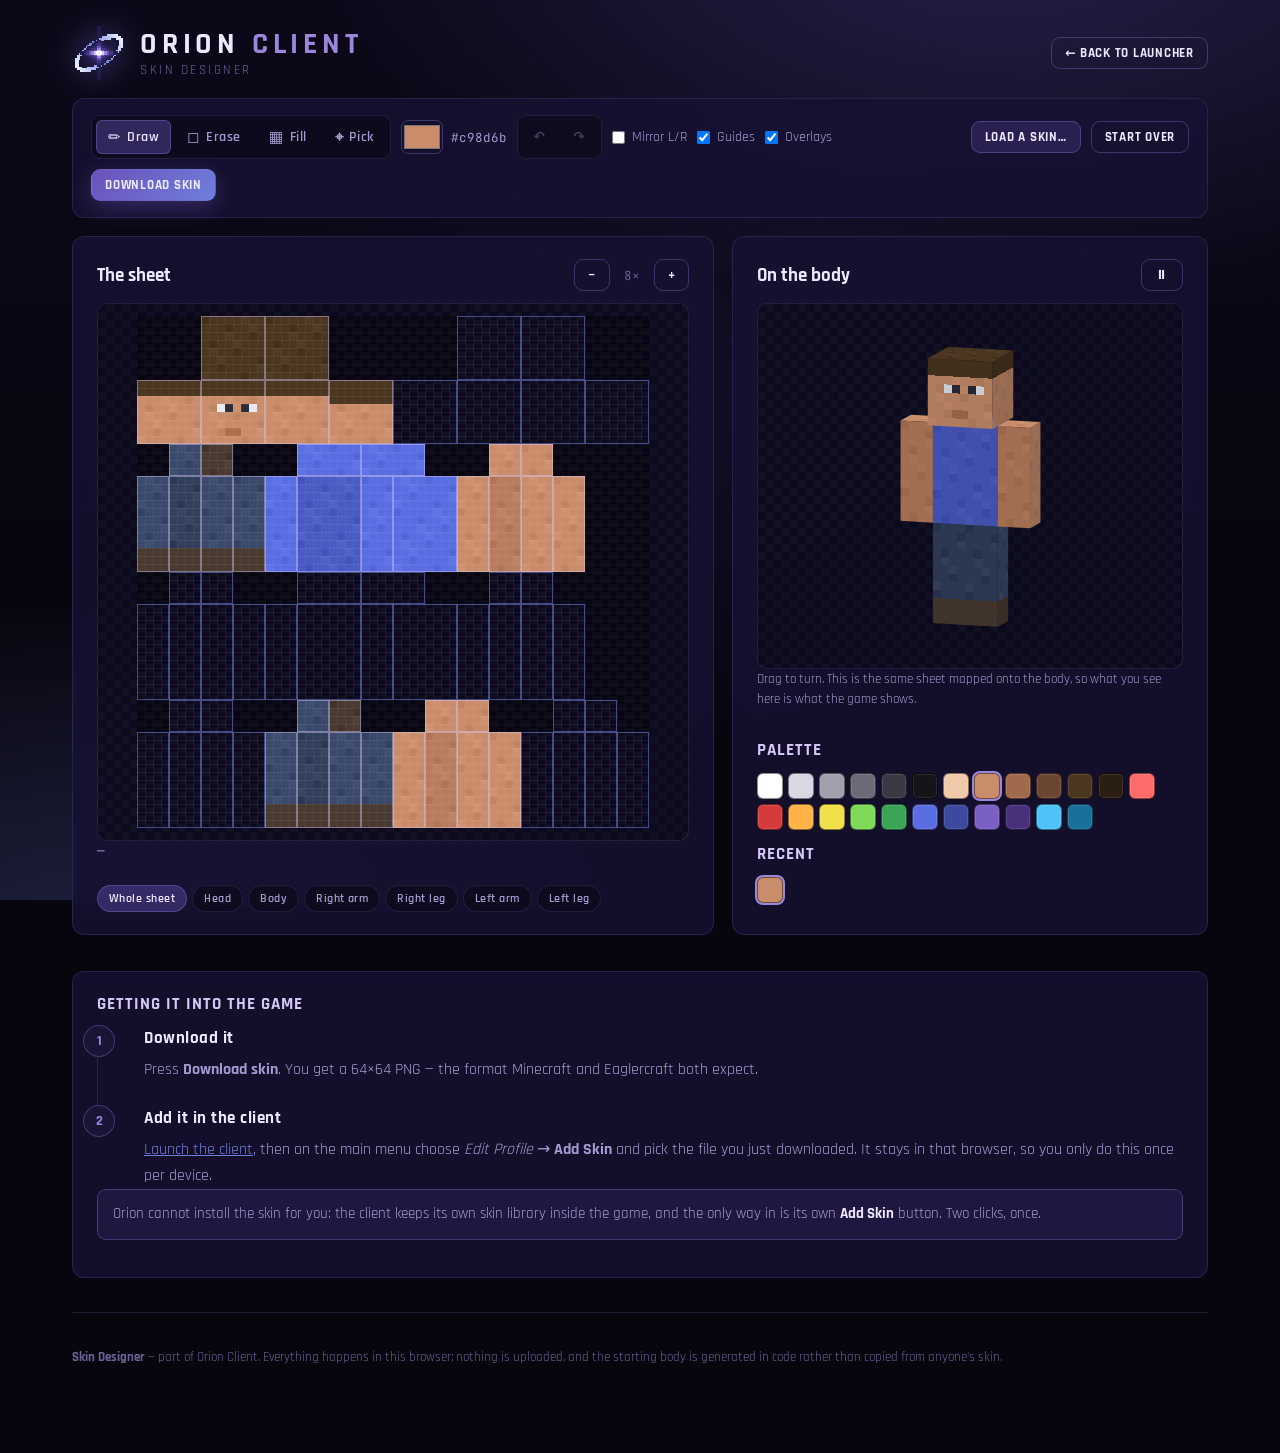
<file: orion/skin/index.html>
<!DOCTYPE html>
<html lang="en">
<head>
<meta charset="utf-8">
<meta name="viewport" content="width=device-width, initial-scale=1, viewport-fit=cover">
<title>Skin Designer — Orion Client</title>
<meta name="description" content="Draw a Minecraft skin pixel by pixel, see it on the body as you go, and load it straight into Eaglercraft.">
<link rel="icon" href="../assets/orion-logo.svg" type="image/svg+xml">
<link rel="preconnect" href="https://fonts.googleapis.com">
<link rel="preconnect" href="https://fonts.gstatic.com" crossorigin>
<link href="https://fonts.googleapis.com/css2?family=Rajdhani:wght@400;600;700&family=JetBrains+Mono:wght@400;600&display=swap" rel="stylesheet">
<link rel="stylesheet" href="../css/orion.css">
<link rel="stylesheet" href="skin.css">
</head>
<body>

<div id="sky"></div>

<div id="shell">
  <header class="top">
    <a class="brand" href="../">
      <img src="../assets/orion-logo.svg" alt="Orion Client logo">
      <div>
        <h1>Orion<span>&nbsp;Client</span></h1>
        <div class="tag">Skin Designer</div>
      </div>
    </a>
    <nav class="tabs">
      <a class="btn slim ghost" href="../">← Back to launcher</a>
    </nav>
  </header>

  <div class="card" style="padding:16px 18px">
    <div class="tool-bar">
      <div class="tool-group" role="group" aria-label="Tool">
        <button class="tool on" data-tool="pencil" title="Draw (B)"><span>✏</span> Draw</button>
        <button class="tool" data-tool="eraser" title="Erase (E)"><span>◻</span> Erase</button>
        <button class="tool" data-tool="fill" title="Fill one face (F)"><span>▦</span> Fill</button>
        <button class="tool" data-tool="pick" title="Pick a colour (I)"><span>⌖</span> Pick</button>
      </div>

      <label class="swatch-wrap" title="Current colour">
        <input type="color" id="colour" value="#c98d6b">
        <span class="mono" id="colour-hex">#c98d6b</span>
      </label>

      <div class="tool-group">
        <button class="tool" id="btn-undo" title="Undo (Ctrl+Z)" disabled>↶</button>
        <button class="tool" id="btn-redo" title="Redo (Ctrl+Shift+Z)" disabled>↷</button>
      </div>

      <label class="chk" title="Paint the matching pixel on the other side too">
        <input type="checkbox" id="mirror"> Mirror L/R
      </label>
      <label class="chk" title="Show the outlines of each body face">
        <input type="checkbox" id="guides" checked> Guides
      </label>
      <label class="chk" title="Show hat, jacket, sleeves and trousers on the preview">
        <input type="checkbox" id="overlays" checked> Overlays
      </label>

      <div class="spacer"></div>

      <button class="btn slim" id="btn-import">Load a skin…</button>
      <input type="file" id="file" accept="image/png,image/*" hidden>
      <button class="btn slim ghost danger" id="btn-reset">Start over</button>
      <button class="btn slim primary" id="btn-export">Download skin</button>
    </div>
  </div>

  <div class="editor-grid">
    <div class="card pane">
      <div class="pane-head">
        <h3>The sheet</h3>
        <div class="pane-tools">
          <button class="btn slim ghost" id="zoom-out" title="Zoom out">−</button>
          <span class="mono" id="zoom-label">8×</span>
          <button class="btn slim ghost" id="zoom-in" title="Zoom in">+</button>
        </div>
      </div>
      <div id="sheet-wrap">
        <canvas id="sheet"></canvas>
      </div>
      <p class="hint mono" id="cursor-hint">—</p>
      <div class="part-jump" id="part-jump"></div>
    </div>

    <div class="card pane">
      <div class="pane-head">
        <h3>On the body</h3>
        <div class="pane-tools">
          <button class="btn slim ghost" id="spin" title="Stop or start turning">⏸</button>
        </div>
      </div>
      <div id="preview-wrap">
        <canvas id="preview"></canvas>
      </div>
      <p class="hint">Drag to turn. This is the same sheet mapped onto the body, so what you see here is what the game shows.</p>

      <h3 style="margin-top:18px">Palette</h3>
      <div class="palette" id="palette"></div>
      <h3 style="margin-top:14px">Recent</h3>
      <div class="palette" id="recent"></div>
    </div>
  </div>

  <div class="card">
    <h3>Getting it into the game</h3>
    <ol class="steps">
      <li>
        <h4>Download it</h4>
        <p>Press <strong>Download skin</strong>. You get a 64×64 PNG — the format Minecraft and Eaglercraft both expect.</p>
      </li>
      <li>
        <h4>Add it in the client</h4>
        <p>
          <a href="../">Launch the client</a>, then on the main menu choose <em>Edit Profile</em> →
          <strong>Add Skin</strong> and pick the file you just downloaded. It stays in that browser,
          so you only do this once per device.
        </p>
      </li>
    </ol>
    <div class="note">
      Orion cannot install the skin for you: the client keeps its own skin library inside the
      game, and the only way in is its own <strong>Add Skin</strong> button. Two clicks, once.
    </div>
  </div>

  <footer class="foot">
    <p>
      <strong>Skin Designer</strong> — part of Orion Client. Everything happens in this browser;
      nothing is uploaded, and the starting body is generated in code rather than copied from
      anyone's skin.
    </p>
  </footer>
</div>

<script src="js/uv.js"></script>
<script src="js/preview.js"></script>
<script src="js/editor.js"></script>
<script src="js/app.js"></script>
</body>
</html>
</file>
<file: css/style.css>
/* SMASHFORGE — UI shell */
:root {
  --bg0: #060811;
  --bg1: #0b1020;
  --bg2: #121a2e;
  --panel: rgba(16, 23, 41, 0.86);
  --panel2: rgba(22, 31, 52, 0.92);
  --line: rgba(120, 160, 220, 0.16);
  --line2: rgba(120, 160, 220, 0.30);
  --txt: #e7eefb;
  --txt2: #9aabc4;
  --txt3: #61708b;
  --acc: #4fc3f7;
  --acc2: #ffd24a;
  --acc3: #ff5a7a;
  --ok: #6ee7a0;
  --r: 12px;
  --font: 'Rajdhani', 'Segoe UI', system-ui, -apple-system, sans-serif;
  --mono: 'JetBrains Mono', 'Consolas', ui-monospace, monospace;
}

* { box-sizing: border-box; }
html, body {
  margin: 0; padding: 0; height: 100%;
  background: var(--bg0);
  color: var(--txt);
  font-family: var(--font);
  overflow: hidden;
  -webkit-font-smoothing: antialiased;
  user-select: none;
}
body { touch-action: none; }

#stage-wrap { position: fixed; inset: 0; display: grid; place-items: center; background: #05070e; }
#game { display: block; image-rendering: auto; }

#ui { position: fixed; inset: 0; pointer-events: none; overflow: hidden; }
.screen {
  position: absolute; inset: 0;
  display: none;
  pointer-events: auto;
  overflow: hidden;
}
.screen.on { display: flex; flex-direction: column; }
.screen.fade { animation: fadeIn .28s ease both; }
@keyframes fadeIn { from { opacity: 0; transform: translateY(8px); } to { opacity: 1; transform: none; } }

.bgfx {
  position: absolute; inset: 0; z-index: 0;
  background:
    radial-gradient(1100px 700px at 18% 8%, rgba(79,195,247,.16), transparent 60%),
    radial-gradient(900px 620px at 86% 92%, rgba(255,90,122,.14), transparent 62%),
    radial-gradient(800px 560px at 60% 40%, rgba(255,210,74,.07), transparent 60%),
    linear-gradient(160deg, #070a15 0%, #0b1224 46%, #070a14 100%);
}
.bgfx::after {
  content: ''; position: absolute; inset: 0;
  background-image: linear-gradient(rgba(120,170,230,.05) 1px, transparent 1px),
                    linear-gradient(90deg, rgba(120,170,230,.05) 1px, transparent 1px);
  background-size: 46px 46px;
  mask-image: radial-gradient(120% 100% at 50% 40%, #000 30%, transparent 78%);
}

.wrap { position: relative; z-index: 1; flex: 1; display: flex; flex-direction: column; min-height: 0; }

/* ---------- typography ---------- */
h1, h2, h3 { margin: 0; font-weight: 800; letter-spacing: .04em; }
.title-big {
  font-size: clamp(46px, 8vw, 108px); line-height: .92; font-weight: 900; letter-spacing: .1em;
  background: linear-gradient(180deg, #ffffff 0%, #9ed8ff 44%, #3f8fd0 100%);
  -webkit-background-clip: text; background-clip: text; color: transparent;
  filter: drop-shadow(0 6px 34px rgba(79,195,247,.4));
}
.sub { color: var(--txt2); font-size: 16px; letter-spacing: .22em; text-transform: uppercase; }
.muted { color: var(--txt2); }
.dim { color: var(--txt3); }
.small { font-size: 13px; }
.mono { font-family: var(--mono); font-size: 12px; }

/* ---------- buttons ---------- */
.btn {
  appearance: none; border: 1px solid var(--line2); cursor: pointer;
  background: linear-gradient(180deg, rgba(38,52,84,.92), rgba(20,29,50,.92));
  color: var(--txt); font-family: var(--font); font-weight: 700; font-size: 16px;
  letter-spacing: .07em; text-transform: uppercase;
  padding: 12px 22px; border-radius: 10px;
  transition: transform .10s ease, box-shadow .16s ease, border-color .16s ease, background .16s ease;
  position: relative; overflow: hidden;
}
.btn:hover { border-color: var(--acc); box-shadow: 0 0 0 1px rgba(79,195,247,.3), 0 10px 30px rgba(79,195,247,.18); transform: translateY(-1px); }
.btn:active { transform: translateY(1px); }
.btn.primary { background: linear-gradient(180deg, #2a7fc0, #17527f); border-color: #59b6f0; }
.btn.primary:hover { box-shadow: 0 0 0 1px #7fd0ff, 0 12px 34px rgba(79,195,247,.34); }
.btn.warn { background: linear-gradient(180deg, #7d2740, #4b1729); border-color: #d05a78; }
.btn.ghost { background: rgba(255,255,255,.03); }
.btn.sm { padding: 7px 13px; font-size: 13px; border-radius: 8px; }
.btn.xs { padding: 4px 9px; font-size: 11px; border-radius: 6px; }
.btn[disabled] { opacity: .4; pointer-events: none; }
.btn.on { border-color: var(--acc2); background: linear-gradient(180deg, rgba(255,210,74,.22), rgba(120,84,10,.2)); color: #ffe9a8; }

.row { display: flex; gap: 10px; align-items: center; }
.col { display: flex; flex-direction: column; gap: 10px; }
.spread { justify-content: space-between; }
.wrapf { flex-wrap: wrap; }
.grow { flex: 1; min-width: 0; }

/* ---------- panels ---------- */
.panel {
  background: var(--panel); border: 1px solid var(--line);
  border-radius: var(--r); backdrop-filter: blur(9px);
  box-shadow: 0 20px 60px rgba(0,0,0,.45), inset 0 1px 0 rgba(255,255,255,.05);
}
.pad { padding: 16px; }
.hdr {
  display: flex; align-items: center; justify-content: space-between; gap: 14px;
  padding: 14px 22px; border-bottom: 1px solid var(--line);
  background: linear-gradient(180deg, rgba(14,20,36,.92), rgba(10,15,28,.7));
}
.hdr .brand { font-weight: 900; letter-spacing: .2em; font-size: 19px; color: #cfe6ff; }
.hdr .brand span { color: var(--acc2); }

/* ---------- title screen ---------- */
.title-center { flex: 1; display: grid; place-items: center; }
.title-inner { text-align: center; display: flex; flex-direction: column; gap: 26px; align-items: center; }
.menu-list { display: flex; flex-direction: column; gap: 10px; width: 320px; }
.menu-list .btn { font-size: 18px; padding: 15px 20px; }
.stat-strip { display: flex; gap: 26px; color: var(--txt2); font-size: 14px; letter-spacing: .14em; text-transform: uppercase; }
.stat-strip b { color: var(--acc); font-size: 20px; display: block; letter-spacing: 0; }

/* ---------- generic grids ---------- */
.grid { display: grid; gap: 12px; }
.cards { grid-template-columns: repeat(auto-fill, minmax(212px, 1fr)); }

.card {
  position: relative; border: 1px solid var(--line); border-radius: var(--r);
  background: linear-gradient(180deg, rgba(20,28,48,.92), rgba(12,18,32,.92));
  overflow: hidden; cursor: pointer; transition: transform .12s ease, border-color .14s ease, box-shadow .16s ease;
}
.card:hover { transform: translateY(-3px); border-color: var(--line2); box-shadow: 0 14px 36px rgba(0,0,0,.5); }
.card.sel { border-color: var(--acc); box-shadow: 0 0 0 1px var(--acc), 0 16px 40px rgba(79,195,247,.24); }
.card canvas { display: block; width: 100%; height: 152px; background: radial-gradient(60% 70% at 50% 30%, rgba(79,195,247,.14), transparent 70%); }
.card .cbody { padding: 10px 12px 12px; }
.card .cname { font-weight: 800; font-size: 16px; letter-spacing: .02em; white-space: nowrap; overflow: hidden; text-overflow: ellipsis; }
.card .cmeta { color: var(--txt2); font-size: 12.5px; letter-spacing: .06em; text-transform: uppercase; }
.tagrow { display: flex; gap: 5px; flex-wrap: wrap; margin-top: 7px; }
.tag {
  font-size: 10.5px; letter-spacing: .09em; text-transform: uppercase;
  padding: 2px 7px; border-radius: 5px; border: 1px solid var(--line2); color: var(--txt2);
  background: rgba(255,255,255,.03);
}
.tag.acc { color: #bfe6ff; border-color: rgba(79,195,247,.45); background: rgba(79,195,247,.10); }
.tag.hot { color: #ffd0a8; border-color: rgba(255,140,60,.4); background: rgba(255,140,60,.10); }

.badge {
  position: absolute; top: 8px; right: 8px; z-index: 2;
  font-size: 10px; letter-spacing: .12em; text-transform: uppercase;
  padding: 3px 8px; border-radius: 999px; background: rgba(6,10,18,.8); border: 1px solid var(--line2);
}

/* ---------- designer ---------- */
.dz { flex: 1; display: grid; grid-template-columns: 250px 1fr 384px; min-height: 0; }
.dz-nav { border-right: 1px solid var(--line); padding: 14px; display: flex; flex-direction: column; gap: 6px; background: rgba(9,13,24,.6); }
.navbtn {
  display: flex; align-items: center; gap: 10px; padding: 11px 13px; border-radius: 10px;
  border: 1px solid transparent; cursor: pointer; color: var(--txt2);
  font-weight: 700; letter-spacing: .08em; text-transform: uppercase; font-size: 13.5px;
  transition: all .14s ease;
}
.navbtn:hover { background: rgba(255,255,255,.04); color: var(--txt); }
.navbtn.on { background: linear-gradient(90deg, rgba(79,195,247,.20), rgba(79,195,247,.04)); border-color: rgba(79,195,247,.4); color: #dff2ff; }
.navbtn i { width: 22px; text-align: center; font-style: normal; font-size: 16px; opacity: .9; }
.navbtn .k { margin-left: auto; font-size: 11px; color: var(--txt3); }

.dz-main { min-height: 0; overflow: auto; padding: 18px 20px 26px; }
.dz-side { border-left: 1px solid var(--line); display: flex; flex-direction: column; min-height: 0; background: rgba(9,13,24,.55); }

.sec { margin-bottom: 22px; }
.sec > h3 {
  font-size: 12.5px; letter-spacing: .2em; text-transform: uppercase; color: var(--txt3);
  margin-bottom: 10px; padding-bottom: 7px; border-bottom: 1px solid var(--line);
}

.field { display: flex; align-items: center; gap: 12px; margin-bottom: 10px; }
.field > label { width: 108px; flex: none; color: var(--txt2); font-size: 13.5px; letter-spacing: .07em; text-transform: uppercase; }
.field .grow { display: flex; align-items: center; gap: 10px; }

input[type=text], select {
  background: rgba(6,10,20,.85); color: var(--txt); border: 1px solid var(--line2);
  border-radius: 8px; padding: 9px 11px; font-family: var(--font); font-size: 15px; outline: none; width: 100%;
}
input[type=text]:focus, select:focus { border-color: var(--acc); box-shadow: 0 0 0 2px rgba(79,195,247,.18); }
select option { background: #10182b; }

input[type=range] { -webkit-appearance: none; appearance: none; height: 22px; background: transparent; width: 100%; cursor: pointer; }
input[type=range]::-webkit-slider-runnable-track { height: 6px; border-radius: 3px; background: linear-gradient(90deg, var(--acc), rgba(79,195,247,.18)); }
input[type=range]::-webkit-slider-thumb { -webkit-appearance: none; width: 17px; height: 17px; border-radius: 50%; background: #eaf6ff; border: 2px solid var(--acc); margin-top: -6px; box-shadow: 0 2px 8px rgba(0,0,0,.5); }
input[type=range]::-moz-range-track { height: 6px; border-radius: 3px; background: rgba(79,195,247,.35); }
input[type=range]::-moz-range-thumb { width: 15px; height: 15px; border-radius: 50%; background: #eaf6ff; border: 2px solid var(--acc); }

.swatches { display: flex; flex-wrap: wrap; gap: 6px; }
.sw { width: 26px; height: 26px; border-radius: 7px; border: 2px solid rgba(255,255,255,.14); cursor: pointer; transition: transform .1s ease; }
.sw:hover { transform: scale(1.12); }
.sw.on { border-color: #fff; box-shadow: 0 0 0 2px var(--acc); }

.statline { display: grid; grid-template-columns: 108px 1fr 46px 76px; gap: 10px; align-items: center; margin-bottom: 9px; }
.statline .nm { color: var(--txt2); font-size: 13.5px; letter-spacing: .07em; text-transform: uppercase; }
.statline .val { font-family: var(--mono); font-size: 15px; text-align: right; color: var(--acc); }
.pips { display: flex; gap: 3px; }
.pip { flex: 1; height: 9px; border-radius: 2px; background: rgba(255,255,255,.07); }
.pip.on { background: linear-gradient(180deg, #7fd8ff, #2f88c8); }
.pip.over { background: linear-gradient(180deg, #ff8fa3, #b03050); }

.budget { display: flex; align-items: center; gap: 10px; font-size: 14px; }
.budget .bar { flex: 1; height: 8px; border-radius: 4px; background: rgba(255,255,255,.07); overflow: hidden; }
.budget .bar i { display: block; height: 100%; background: linear-gradient(90deg, var(--ok), var(--acc)); }
.budget.bad .bar i { background: linear-gradient(90deg, #ff8fa3, #ff4d6d); }

/* item / move browsers */
.browser { display: grid; grid-template-columns: 190px 1fr; gap: 14px; min-height: 0; }
.slotlist { display: flex; flex-direction: column; gap: 4px; }
.slotbtn {
  display: flex; align-items: center; gap: 8px; padding: 8px 10px; border-radius: 8px; cursor: pointer;
  border: 1px solid transparent; font-size: 13px; letter-spacing: .06em; text-transform: uppercase; color: var(--txt2);
}
.slotbtn:hover { background: rgba(255,255,255,.04); }
.slotbtn.on { background: rgba(79,195,247,.13); border-color: rgba(79,195,247,.4); color: #dff2ff; }
.slotbtn em { margin-left: auto; font-style: normal; font-size: 11px; color: var(--txt3); max-width: 84px; overflow: hidden; text-overflow: ellipsis; white-space: nowrap; }

.filters { display: flex; gap: 8px; flex-wrap: wrap; margin-bottom: 10px; align-items: center; }
.filters input[type=text] { width: 190px; }
.filters select { width: auto; min-width: 120px; }

.items { display: grid; grid-template-columns: repeat(auto-fill, minmax(146px, 1fr)); gap: 9px; max-height: 460px; overflow: auto; padding-right: 6px; }
.item {
  border: 1px solid var(--line); border-radius: 10px; padding: 8px; cursor: pointer;
  background: linear-gradient(180deg, rgba(20,28,48,.8), rgba(12,18,32,.8));
  transition: transform .1s ease, border-color .12s ease;
}
.item:hover { transform: translateY(-2px); border-color: var(--line2); }
.item.on { border-color: var(--acc); box-shadow: 0 0 0 1px var(--acc); }
.item canvas { display: block; width: 100%; height: 72px; border-radius: 6px; background: rgba(0,0,0,.28); }
.item .inm { font-size: 12.5px; margin-top: 6px; line-height: 1.2; white-space: nowrap; overflow: hidden; text-overflow: ellipsis; }
.item .irar { font-size: 10px; letter-spacing: .12em; text-transform: uppercase; margin-top: 3px; }

.mvlist { max-height: 452px; overflow: auto; display: flex; flex-direction: column; gap: 6px; padding-right: 6px; }
.mv {
  display: grid; grid-template-columns: 1fr auto; gap: 8px; align-items: center;
  border: 1px solid var(--line); border-radius: 9px; padding: 9px 11px; cursor: pointer;
  background: linear-gradient(90deg, rgba(20,28,48,.75), rgba(12,18,32,.7));
  transition: border-color .12s ease, transform .1s ease;
}
.mv:hover { border-color: var(--line2); transform: translateX(2px); }
.mv.on { border-color: var(--acc2); box-shadow: 0 0 0 1px rgba(255,210,74,.5); }
.mv .mvn { font-weight: 700; font-size: 14.5px; }
.mv .mvs { color: var(--txt3); font-size: 11.5px; letter-spacing: .07em; text-transform: uppercase; }
.mv .fd { display: flex; gap: 8px; font-family: var(--mono); font-size: 11px; color: var(--txt2); }
.fd b { color: var(--acc); font-weight: 600; }

/* preview side */
.prev-canvas { width: 100%; height: 340px; display: block; border-bottom: 1px solid var(--line); background: radial-gradient(70% 80% at 50% 34%, rgba(79,195,247,.12), transparent 70%); }
.prev-body { padding: 14px 16px; overflow: auto; min-height: 0; flex: 1; }
.kv { display: flex; justify-content: space-between; gap: 10px; padding: 5px 0; border-bottom: 1px dashed rgba(120,160,220,.12); font-size: 13.5px; }
.kv span:first-child { color: var(--txt2); letter-spacing: .06em; text-transform: uppercase; font-size: 12px; }
.kv span:last-child { font-family: var(--mono); font-size: 12.5px; color: var(--txt); }

.rating { display: flex; align-items: center; gap: 12px; margin: 6px 0 12px; }
.dial { width: 66px; height: 66px; flex: none; position: relative; }
.dial canvas { width: 66px; height: 66px; }
.dial b { position: absolute; inset: 0; display: grid; place-items: center; font-size: 20px; font-weight: 900; }

.movepick { display: flex; gap: 6px; flex-wrap: wrap; margin-top: 8px; }
.movepick .btn { font-size: 10.5px; padding: 4px 8px; letter-spacing: .05em; }

/* footer bar */
.footer {
  display: flex; align-items: center; justify-content: space-between; gap: 12px;
  padding: 12px 20px; border-top: 1px solid var(--line); background: rgba(8,12,22,.8);
}

/* results */
.res-table { width: 100%; border-collapse: collapse; font-size: 15px; }
.res-table th { text-align: left; font-size: 11.5px; letter-spacing: .16em; text-transform: uppercase; color: var(--txt3); padding: 8px 10px; border-bottom: 1px solid var(--line); }
.res-table td { padding: 11px 10px; border-bottom: 1px solid rgba(120,160,220,.08); }
.res-table tr.win td { background: rgba(255,210,74,.07); }
.dot { display: inline-block; width: 10px; height: 10px; border-radius: 50%; margin-right: 8px; vertical-align: -1px; }

/* toast */
#toast {
  position: fixed; left: 50%; bottom: 26px; transform: translateX(-50%) translateY(20px);
  background: rgba(10,16,28,.95); border: 1px solid var(--line2); color: var(--txt);
  padding: 11px 20px; border-radius: 10px; font-size: 14.5px; letter-spacing: .05em;
  opacity: 0; pointer-events: none; transition: all .25s ease; z-index: 60;
}
#toast.on { opacity: 1; transform: translateX(-50%) translateY(0); }

/* scrollbars */
::-webkit-scrollbar { width: 10px; height: 10px; }
::-webkit-scrollbar-track { background: rgba(255,255,255,.03); }
::-webkit-scrollbar-thumb { background: rgba(120,160,220,.24); border-radius: 6px; }
::-webkit-scrollbar-thumb:hover { background: rgba(120,160,220,.42); }

/* control legend */
.keys { display: grid; grid-template-columns: repeat(auto-fill, minmax(190px, 1fr)); gap: 8px; }
.key { display: flex; align-items: center; gap: 9px; font-size: 13.5px; color: var(--txt2); }
.key b {
  font-family: var(--mono); font-size: 11px; color: #dff2ff; background: rgba(255,255,255,.06);
  border: 1px solid var(--line2); border-bottom-width: 2px; border-radius: 6px; padding: 3px 7px; min-width: 30px; text-align: center;
}

@media (max-width: 1180px) {
  .dz { grid-template-columns: 200px 1fr 320px; }
  .browser { grid-template-columns: 160px 1fr; }
}
@media (max-width: 900px) {
  .dz { grid-template-columns: 1fr; }
  .dz-nav { flex-direction: row; overflow-x: auto; border-right: none; border-bottom: 1px solid var(--line); }
  .dz-side { border-left: none; border-top: 1px solid var(--line); }
}
</file>
<file: deadeye/css/style.css>
/* DEADEYE — interface styling
 * Dark industrial palette, heavy condensed type, orange accent. Everything is
 * sized in rem off a 16px root so the whole UI scales with browser zoom. */

:root {
	--bg:        #0d1016;
	--bg2:       #141922;
	--panel:     rgba(14, 18, 25, 0.94);
	--line:      rgba(255, 255, 255, 0.10);
	--line2:     rgba(255, 255, 255, 0.18);
	--text:      #e8edf4;
	--dim:       #8f9bab;
	--dimmer:    #5d6875;
	--accent:    #ff7a1a;
	--accent2:   #ffa64d;
	--good:      #3ad46f;
	--bad:       #e8402e;
	--team0:     #4a9eff;
	--team1:     #ff5a4a;
	--shadow:    0 18px 60px rgba(0, 0, 0, 0.55);
}

* { box-sizing: border-box; }

html, body {
	margin: 0;
	padding: 0;
	height: 100%;
	overflow: hidden;
	background: var(--bg);
	color: var(--text);
	font-family: "Barlow Condensed", "Oswald", "Roboto Condensed", "Segoe UI", system-ui, sans-serif;
	font-size: 16px;
	-webkit-font-smoothing: antialiased;
	user-select: none;
	cursor: default;
}

canvas { display: block; }
/* Only the two full-screen layers are positioned; the map-thumbnail canvases
 * inside the menu must stay in normal flow. */
#view, #hud-canvas { position: fixed; inset: 0; }
#view { z-index: 0; }
#hud-canvas { z-index: 2; pointer-events: none; }

button, input, select, textarea { font-family: inherit; color: inherit; }

/* ============================== HUD ============================== */

#hud {
	position: fixed; inset: 0; z-index: 3;
	pointer-events: none;
	font-variant-numeric: tabular-nums;
	text-shadow: 0 2px 6px rgba(0, 0, 0, 0.8);
	opacity: 0;
	transition: opacity 0.25s;
}
body.playing #hud { opacity: 1; }

#hud-top {
	position: absolute; top: 0; left: 0; right: 0;
	display: flex; align-items: flex-start; justify-content: center;
	gap: 1.5rem; padding-top: 0.9rem;
}
#hud-score {
	font-size: 2.1rem; font-weight: 700; letter-spacing: 0.04em;
	display: flex; align-items: baseline; gap: 0.35rem;
}
#hud-score i { font-style: normal; color: var(--dimmer); font-size: 1.4rem; }
#hud-score .dim { color: var(--dimmer); font-size: 1.4rem; }
#hud-score .t0 { color: var(--team0); }
#hud-score .t1 { color: var(--team1); }
#hud-timer {
	font-size: 1.5rem; font-weight: 600; color: var(--dim);
	padding-top: 0.45rem; letter-spacing: 0.06em;
}
#hud-timer.urgent { color: var(--bad); }

#hud-killfeed {
	position: absolute; top: 0.9rem; right: 1.2rem;
	display: flex; flex-direction: column; align-items: flex-end; gap: 0.25rem;
	font-size: 1rem; font-weight: 600;
}
#hud-killfeed .kf {
	display: flex; align-items: center; gap: 0.5rem;
	background: rgba(8, 11, 16, 0.6);
	border-left: 3px solid var(--line2);
	padding: 0.2rem 0.55rem;
	animation: kfIn 0.18s ease-out;
}
#hud-killfeed .kf.me { border-left-color: var(--accent); }
#hud-killfeed .k { color: var(--text); }
#hud-killfeed .v { color: var(--dim); }
#hud-killfeed .x { color: var(--accent); font-size: 0.85rem; }
@keyframes kfIn { from { opacity: 0; transform: translateX(14px); } }

#hud-fps {
	position: absolute; top: 0.9rem; left: 1.2rem;
	font-size: 0.95rem; color: var(--dim); display: none;
}

#hud-streak, #hud-notify {
	position: absolute; left: 50%; transform: translateX(-50%);
	opacity: 0; transition: opacity 0.2s;
	font-weight: 700; letter-spacing: 0.12em;
}
#hud-streak { top: 22%; font-size: 2rem; color: var(--accent2); }
#hud-notify { top: 30%; font-size: 1.2rem; color: var(--good); }
#hud-streak.show, #hud-notify.show { opacity: 1; }

#hud-reload-prompt {
	position: absolute; left: 50%; top: 58%; transform: translateX(-50%);
	font-size: 1.15rem; font-weight: 700; letter-spacing: 0.1em;
	color: var(--accent); opacity: 0; transition: opacity 0.15s;
}
#hud-reload-prompt.show { opacity: 1; animation: pulse 1s infinite; }
#hud-reload-prompt b { color: #fff; }
@keyframes pulse { 50% { opacity: 0.45; } }

#hud-bottom {
	position: absolute; bottom: 0; left: 0; right: 0;
	display: flex; align-items: flex-end; justify-content: space-between;
	padding: 0 2rem 1.5rem;
}
.hud-label {
	font-size: 0.7rem; letter-spacing: 0.22em; color: var(--dimmer);
	margin-top: 0.15rem;
}
#hud-health-value { font-size: 2.6rem; font-weight: 700; line-height: 1; }
#hud-health-track {
	width: 13rem; height: 5px; background: rgba(255, 255, 255, 0.12);
	margin-top: 0.4rem; overflow: hidden;
}
#hud-health-bar {
	height: 100%; width: 100%; background: var(--good);
	transition: width 0.18s ease-out, background 0.2s;
}
#hud-health-bar.low { background: var(--accent2); }
#hud-health-bar.critical { background: var(--bad); }

#hud-ammo { text-align: right; }
#hud-weapon-name {
	font-size: 0.8rem; letter-spacing: 0.2em; color: var(--dim); margin-bottom: 0.1rem;
}
#hud-ammo-row { display: flex; align-items: baseline; justify-content: flex-end; gap: 0.4rem; }
#hud-ammo-mag { font-size: 2.6rem; font-weight: 700; line-height: 1; }
#hud-ammo-mag.low { color: var(--bad); }
#hud-ammo-reserve { font-size: 1.2rem; color: var(--dimmer); font-weight: 600; }
#hud-grenade-row {
	display: flex; align-items: center; justify-content: flex-end; gap: 0.3rem;
	font-size: 1rem; color: var(--dim); margin-top: 0.2rem;
}
#hud-grenade-row .pip { color: var(--accent); }

/* =========================== SCOREBOARD =========================== */

#scoreboard, #results {
	position: fixed; inset: 0; z-index: 6;
	display: none; align-items: center; justify-content: center;
	background: rgba(6, 8, 12, 0.72);
	backdrop-filter: blur(3px);
}
#scoreboard.show, #results.show { display: flex; }
#results { z-index: 8; pointer-events: auto; }
#scoreboard { pointer-events: none; }

#scoreboard .panel, #results .panel {
	background: var(--panel);
	border: 1px solid var(--line);
	box-shadow: var(--shadow);
	padding: 1.6rem 2rem 2rem;
	min-width: min(38rem, 92vw);
}
#scoreboard h2, #results h1 {
	margin: 0 0 1rem; font-size: 1.4rem; letter-spacing: 0.18em;
	color: var(--dim); font-weight: 600;
}
#results h1 { font-size: 2.6rem; letter-spacing: 0.14em; }
#results h1.win { color: var(--good); }
#results h1.lose { color: var(--bad); }

#scoreboard table, #results table { width: 100%; border-collapse: collapse; }
th {
	text-align: left; font-size: 0.72rem; letter-spacing: 0.18em;
	color: var(--dimmer); font-weight: 600; padding-bottom: 0.5rem;
	border-bottom: 1px solid var(--line);
}
td {
	padding: 0.45rem 0; font-size: 1.05rem; font-variant-numeric: tabular-nums;
	border-bottom: 1px solid rgba(255, 255, 255, 0.05);
}
th:first-child, td:first-child { width: 2.2rem; color: var(--dimmer); }
th:not(:first-child):not(:nth-child(2)),
td:not(:first-child):not(:nth-child(2)) { width: 3.6rem; text-align: right; }
tr.me td { color: var(--accent2); font-weight: 700; }
.team {
	display: inline-block; width: 8px; height: 8px; margin-right: 0.55rem;
	vertical-align: middle;
}
.team.t0 { background: var(--team0); }
.team.t1 { background: var(--team1); }

/* ========================== DEATH SCREEN ========================== */

#death-screen {
	position: fixed; inset: 0; z-index: 5;
	display: none; align-items: center; justify-content: center;
	background: radial-gradient(ellipse at center,
		rgba(90, 0, 0, 0.18) 0%, rgba(6, 8, 12, 0.82) 70%);
	pointer-events: none;
}
#death-screen.show { display: flex; animation: fadeIn 0.35s; }
@keyframes fadeIn { from { opacity: 0; } }
.death-inner { text-align: center; }
.death-inner h2 {
	margin: 0; font-size: 3.4rem; letter-spacing: 0.16em; color: var(--bad);
	font-weight: 700;
}
#death-by { margin: 0.4rem 0 1.6rem; color: var(--dim); letter-spacing: 0.1em; }
#death-by b { color: var(--text); }
.respawn { font-size: 1.1rem; letter-spacing: 0.18em; color: var(--dim); }
.respawn b { color: var(--accent2); font-size: 1.5rem; }
.respawn-hint {
	margin-top: 0.5rem; font-size: 0.85rem; letter-spacing: 0.14em; color: var(--dimmer);
}

/* ============================= MENUS ============================= */

#menu-overlay {
	position: fixed; inset: 0; z-index: 7;
	display: none;
	background:
		radial-gradient(ellipse at 30% 0%, rgba(255, 122, 26, 0.10), transparent 55%),
		linear-gradient(160deg, #0e1219 0%, #0a0d13 60%, #070a0e 100%);
	overflow-y: auto;
}
#menu-overlay.show { display: block; }

.bg-grid {
	position: absolute; inset: 0; pointer-events: none; opacity: 0.5;
	background-image:
		linear-gradient(rgba(255, 255, 255, 0.028) 1px, transparent 1px),
		linear-gradient(90deg, rgba(255, 255, 255, 0.028) 1px, transparent 1px);
	background-size: 44px 44px;
	mask-image: radial-gradient(ellipse at center, #000 20%, transparent 78%);
}

.screen {
	display: none;
	position: relative;
	max-width: 60rem; margin: 0 auto; padding: 3.5rem 2rem 4rem;
	min-height: 100%;
	flex-direction: column;
}
.screen.wide { max-width: 78rem; }
.screen.show { display: flex; }

.brand { text-align: center; margin: 4vh 0 3vh; }
.brand h1 {
	margin: 0; font-size: clamp(3.4rem, 11vw, 6.5rem); line-height: 0.92;
	letter-spacing: 0.06em; font-weight: 800;
}
.brand h1 span { color: var(--accent); }
.brand.small h1 { font-size: 2.6rem; letter-spacing: 0.2em; }
.tagline {
	margin: 0.6rem 0 0; color: var(--dim);
	letter-spacing: 0.24em; font-size: 0.86rem; text-transform: uppercase;
}

.mainnav {
	display: flex; flex-direction: column; gap: 0.7rem;
	max-width: 22rem; width: 100%; margin: 0 auto;
}

header {
	display: flex; align-items: center; gap: 1.2rem; margin-bottom: 2rem;
	border-bottom: 1px solid var(--line); padding-bottom: 1rem;
}
header h2 {
	margin: 0; font-size: 1.6rem; letter-spacing: 0.22em; font-weight: 600;
}
h3 {
	margin: 1.6rem 0 0.7rem; font-size: 0.76rem; letter-spacing: 0.24em;
	color: var(--dimmer); font-weight: 600;
}
h3:first-of-type { margin-top: 0; }
h3 b { color: var(--accent2); }

button {
	background: rgba(255, 255, 255, 0.045);
	border: 1px solid var(--line);
	color: var(--text);
	padding: 0.7rem 1.2rem;
	font-size: 0.95rem; letter-spacing: 0.16em; font-weight: 600;
	cursor: pointer;
	transition: background 0.12s, border-color 0.12s, transform 0.06s, color 0.12s;
}
button:hover { background: rgba(255, 255, 255, 0.10); border-color: var(--line2); }
button:active { transform: translateY(1px); }
button.primary {
	background: var(--accent); border-color: var(--accent); color: #14100a;
}
button.primary:hover { background: var(--accent2); border-color: var(--accent2); }
button.big { padding: 1rem; font-size: 1.1rem; margin-top: 1.6rem; width: 100%; }
button.back { padding: 0.4rem 0.9rem; font-size: 0.8rem; letter-spacing: 0.14em; }
button.small { padding: 0.35rem 0.8rem; font-size: 0.75rem; }

.footnote {
	margin-top: auto; padding-top: 2.5rem;
	color: var(--dimmer); font-size: 0.8rem; letter-spacing: 0.1em; text-align: center;
}
.blurb {
	color: var(--dim); line-height: 1.6; max-width: 42rem; margin: 0 0 1.6rem;
	font-size: 0.98rem;
}

.cols { display: flex; gap: 2rem; align-items: flex-start; }
.col.grow { flex: 1 1 auto; min-width: 0; }
.col.side { flex: 0 0 17rem; }

.grid { display: grid; grid-template-columns: repeat(3, 1fr); gap: 0.9rem; }
@media (max-width: 62rem) {
	.cols { flex-direction: column; }
	.col.side { flex: 1 1 auto; width: 100%; }
	.grid { grid-template-columns: repeat(2, 1fr); }
}

.card {
	border: 1px solid var(--line); background: rgba(255, 255, 255, 0.02);
	cursor: pointer; overflow: hidden;
	transition: border-color 0.12s, transform 0.1s, background 0.12s;
}
.card:hover { border-color: var(--line2); background: rgba(255, 255, 255, 0.05); }
.card.sel { border-color: var(--accent); background: rgba(255, 122, 26, 0.09); }
.card .thumb {
	aspect-ratio: 5 / 3; background: #0a0d12; display: block; line-height: 0;
}
.card .thumb canvas { display: block; }
.card-name {
	padding: 0.55rem 0.7rem 0; font-weight: 700; letter-spacing: 0.14em; font-size: 1rem;
}
.card-sub {
	padding: 0 0.7rem 0.6rem; color: var(--dimmer);
	font-size: 0.76rem; letter-spacing: 0.08em;
}
.card.sel .card-name { color: var(--accent2); }

.pills { display: flex; flex-wrap: wrap; gap: 0.4rem; }
.pill { padding: 0.5rem 0.85rem; font-size: 0.78rem; letter-spacing: 0.12em; flex: 1 1 auto; }
.pill.sel { background: var(--accent); border-color: var(--accent); color: #14100a; }

input[type="range"] {
	-webkit-appearance: none; appearance: none;
	width: 100%; height: 3px; background: var(--line2); outline: none; margin: 0.5rem 0;
}
input[type="range"]::-webkit-slider-thumb {
	-webkit-appearance: none; width: 15px; height: 15px;
	background: var(--accent); cursor: pointer; border-radius: 50%;
}
input[type="range"]::-moz-range-thumb {
	width: 15px; height: 15px; background: var(--accent);
	cursor: pointer; border: none; border-radius: 50%;
}

input[type="text"], textarea, select {
	width: 100%; background: rgba(0, 0, 0, 0.35);
	border: 1px solid var(--line); padding: 0.55rem 0.7rem;
	font-size: 0.95rem; letter-spacing: 0.1em; outline: none;
}
input[type="text"]:focus, textarea:focus, select:focus { border-color: var(--accent); }
textarea { resize: vertical; font-family: ui-monospace, "SF Mono", Menlo, monospace;
	font-size: 0.72rem; letter-spacing: 0; line-height: 1.4; word-break: break-all; }
input[type="checkbox"] { width: 18px; height: 18px; accent-color: var(--accent); }

/* weapon cards */
.wgrid { display: grid; grid-template-columns: repeat(3, 1fr); gap: 0.8rem; }
.wgrid.two { grid-template-columns: repeat(2, 1fr); max-width: 42rem; }
@media (max-width: 62rem) { .wgrid { grid-template-columns: repeat(2, 1fr); } }
@media (max-width: 40rem) {
	.wgrid, .wgrid.two, .grid { grid-template-columns: 1fr; }
}

.wcard {
	border: 1px solid var(--line); background: rgba(255, 255, 255, 0.02);
	padding: 0.8rem 0.9rem; cursor: pointer;
	transition: border-color 0.12s, background 0.12s;
}
.wcard:hover { border-color: var(--line2); background: rgba(255, 255, 255, 0.05); }
.wcard.sel { border-color: var(--accent); background: rgba(255, 122, 26, 0.09); }
.wcard-top { display: flex; justify-content: space-between; align-items: baseline; }
.wname { font-weight: 700; letter-spacing: 0.1em; font-size: 1rem; }
.wcard.sel .wname { color: var(--accent2); }
.wcls { font-size: 0.7rem; letter-spacing: 0.14em; color: var(--dimmer); }
.wstats { margin: 0.6rem 0 0.5rem; display: flex; flex-direction: column; gap: 0.28rem; }
.wstat { display: flex; align-items: center; gap: 0.5rem; font-size: 0.66rem; }
.wstat > span { flex: 0 0 4.6rem; letter-spacing: 0.12em; color: var(--dimmer); }
.wstat .bar { flex: 1 1 auto; height: 3px; background: rgba(255, 255, 255, 0.10); }
.wstat .bar i { display: block; height: 100%; background: var(--accent); }
.wstat b { flex: 0 0 2.2rem; text-align: right; color: var(--dim);
	font-variant-numeric: tabular-nums; font-weight: 600; }
.wmeta {
	display: flex; justify-content: space-between;
	font-size: 0.72rem; color: var(--dimmer);
	border-top: 1px solid var(--line); padding-top: 0.45rem;
}

/* settings rows */
.setrow {
	display: grid; grid-template-columns: 13rem 1fr 4rem;
	align-items: center; gap: 1rem;
	padding: 0.6rem 0; border-bottom: 1px solid rgba(255, 255, 255, 0.05);
}
.setrow label { font-size: 0.8rem; letter-spacing: 0.16em; color: var(--dim); }
.setrow b { text-align: right; color: var(--accent2);
	font-variant-numeric: tabular-nums; font-size: 0.9rem; }
@media (max-width: 40rem) { .setrow { grid-template-columns: 8rem 1fr 3rem; } }

/* keybinds */
.bindrow {
	display: flex; align-items: center; justify-content: space-between;
	padding: 0.4rem 0; border-bottom: 1px solid rgba(255, 255, 255, 0.05);
}
.bindrow span { font-size: 0.8rem; letter-spacing: 0.16em; color: var(--dim); }
.bindrow b { font-size: 0.85rem; letter-spacing: 0.1em; color: var(--dimmer); }
.bindkey { min-width: 8rem; text-align: center; padding: 0.35rem 0.7rem; font-size: 0.8rem; }
.bindkey.listening { background: var(--accent); border-color: var(--accent); color: #14100a; }

/* multiplayer */
.row-btns { display: flex; gap: 0.7rem; flex-wrap: wrap; margin-top: 1.4rem; }
.row-btns button { flex: 1 1 auto; }
.mp-step { display: none; margin-top: 1.6rem; }
.mp-step label {
	display: block; font-size: 0.72rem; letter-spacing: 0.18em;
	color: var(--dimmer); margin: 1rem 0 0.4rem;
}
.codebox { display: flex; gap: 0.5rem; align-items: stretch; }
.codebox textarea { flex: 1 1 auto; }
.codebox button { flex: 0 0 8rem; }
.mp-foot {
	display: flex; align-items: center; justify-content: space-between;
	margin-top: 2rem; padding-top: 1rem; border-top: 1px solid var(--line);
}
#mp-status { font-size: 0.85rem; letter-spacing: 0.12em; color: var(--dim); }

/* ============================== BOOT ============================== */

#boot {
	position: fixed; inset: 0; z-index: 20;
	display: flex; align-items: center; justify-content: center;
	background: var(--bg);
	transition: opacity 0.4s;
}
#boot.gone { opacity: 0; pointer-events: none; }
.boot-inner { text-align: center; }
.boot-inner h1 {
	margin: 0; font-size: 3.4rem; letter-spacing: 0.08em; font-weight: 800;
}
.boot-inner h1 span { color: var(--accent); }
.boot-inner p { color: var(--dimmer); letter-spacing: 0.24em; font-size: 0.8rem; }
.boot-fail { text-align: center; max-width: 32rem; padding: 2rem; }
.boot-fail pre {
	color: var(--dimmer); font-size: 0.75rem; white-space: pre-wrap; text-align: left;
}
</file>
<file: orion/css/orion.css>
/* ORION CLIENT — launcher shell. Palette is lifted from the Orion mark. */
:root {
  --void:   #07060f;
  --bg0:    #0b0918;
  --bg1:    #120e26;
  --bg2:    #1a1436;
  --panel:  rgba(23, 18, 51, 0.82);
  --panel2: rgba(32, 25, 68, 0.92);
  --line:   rgba(140, 130, 220, 0.16);
  --line2:  rgba(140, 130, 220, 0.34);
  --txt:    #ece9ff;
  --txt2:   #a49cd0;
  --txt3:   #6b6296;
  --violet: #6a51b8;
  --lilac:  #9c86dc;
  --peri:   #6f7fdd;
  --pale:   #d6c9f7;
  --ok:     #6ee7a0;
  --warn:   #ffc95a;
  --bad:    #ff6b8a;
  --r: 12px;
  --font: 'Rajdhani', 'Segoe UI', system-ui, -apple-system, sans-serif;
  --mono: 'JetBrains Mono', 'Consolas', ui-monospace, monospace;
}

* { box-sizing: border-box; }
html, body { margin: 0; padding: 0; min-height: 100%; }
body {
  background: var(--void);
  color: var(--txt);
  font-family: var(--font);
  font-size: 16px;
  -webkit-font-smoothing: antialiased;
}

/* Starfield + nebula wash behind everything. */
#sky {
  position: fixed; inset: 0; z-index: 0; pointer-events: none;
  background:
    radial-gradient(1100px 620px at 78% -8%,  rgba(106, 81, 184, 0.30), transparent 62%),
    radial-gradient(900px 560px at 6% 104%,   rgba(111, 127, 221, 0.22), transparent 60%),
    radial-gradient(700px 480px at 50% 46%,   rgba(60, 44, 120, 0.20),  transparent 70%),
    linear-gradient(180deg, var(--bg0), var(--void) 70%);
}
#stars { position: fixed; inset: 0; z-index: 0; pointer-events: none; opacity: 0.85; }

/* ============================== shell ============================== */
#shell {
  position: relative; z-index: 1;
  max-width: 1180px; margin: 0 auto; padding: 0 22px 72px;
}

header.top {
  display: flex; align-items: center; gap: 16px;
  padding: 26px 0 18px;
}
.brand { display: flex; align-items: center; gap: 14px; text-decoration: none; color: inherit; }
.brand img { width: 54px; height: 54px; display: block; image-rendering: pixelated; filter: drop-shadow(0 0 16px rgba(122, 96, 220, 0.55)); }
.brand h1 {
  margin: 0; font-size: 30px; font-weight: 700; letter-spacing: 0.16em;
  text-transform: uppercase; line-height: 1;
}
.brand h1 span { color: var(--lilac); }
.brand .tag { margin-top: 3px; font-size: 12.5px; color: var(--txt3); letter-spacing: 0.20em; text-transform: uppercase; }

nav.tabs { margin-left: auto; display: flex; gap: 6px; flex-wrap: wrap; }
nav.tabs button {
  font-family: var(--font); font-size: 14px; font-weight: 600;
  letter-spacing: 0.07em; text-transform: uppercase;
  color: var(--txt2); background: transparent;
  border: 1px solid transparent; border-radius: 999px;
  padding: 9px 13px; cursor: pointer; transition: all .16s ease;
  white-space: nowrap;
}
nav.tabs button:hover { color: var(--txt); background: rgba(140, 130, 220, 0.10); }
/* A tab that leaves the page rather than switching view, styled to match. */
nav.tabs .tab-link {
  font-family: var(--font); font-size: 14px; font-weight: 600;
  letter-spacing: 0.07em; text-transform: uppercase;
  color: var(--txt2); text-decoration: none;
  border: 1px solid transparent; border-radius: 999px;
  padding: 9px 13px; transition: all .16s ease; white-space: nowrap;
  display: inline-flex; align-items: center;
}
nav.tabs .tab-link:hover { color: var(--txt); background: rgba(140, 130, 220, 0.10); }
nav.tabs .tab-link::after { content: ' ↗'; font-size: 10px; opacity: 0.6; margin-left: 3px; }

nav.tabs button[aria-selected="true"] {
  color: var(--txt); background: rgba(106, 81, 184, 0.26); border-color: var(--line2);
}

/* ============================== views ============================== */
.view { display: none; animation: rise .26s ease both; }
.view.on { display: block; }
@keyframes rise { from { opacity: 0; transform: translateY(8px); } to { opacity: 1; transform: none; } }

.card {
  background: var(--panel); border: 1px solid var(--line); border-radius: var(--r);
  padding: 22px 24px; margin: 0 0 18px;
  backdrop-filter: blur(9px);
}
.card > h2, .card > h3 { margin: 0 0 12px; letter-spacing: 0.06em; }
.card > h2 { font-size: 21px; text-transform: uppercase; }
.card > h3 { font-size: 16.5px; color: var(--pale); text-transform: uppercase; }
.card p { margin: 0 0 12px; color: var(--txt2); line-height: 1.62; }
.card p:last-child { margin-bottom: 0; }
.card a { color: var(--peri); }

.lede { font-size: 17px; color: var(--txt2); line-height: 1.65; }
.muted { color: var(--txt3); }
.mono { font-family: var(--mono); font-size: 13.5px; }

/* ============================== hero ============================== */
.hero { display: grid; grid-template-columns: minmax(0, 1fr) 300px; gap: 26px; align-items: center; }
.hero-art { display: grid; place-items: center; }
.hero-art img {
  width: 100%; max-width: 268px; image-rendering: pixelated;
  filter: drop-shadow(0 0 42px rgba(122, 96, 220, 0.55));
  animation: hover 7s ease-in-out infinite;
}
@keyframes hover { 0%,100% { transform: translateY(-6px); } 50% { transform: translateY(6px); } }
.hero h2 { font-size: 30px; margin: 0 0 10px; letter-spacing: 0.05em; text-transform: uppercase; }

@media (max-width: 820px) {
  .hero { grid-template-columns: 1fr; }
  .hero-art { order: -1; }
  .brand h1 { font-size: 24px; }
  .brand img { width: 44px; height: 44px; }
  nav.tabs { width: 100%; margin-left: 0; }
  header.top { flex-wrap: wrap; padding-top: 18px; }
}
@media (max-width: 560px) {
  #shell { padding: 0 14px 56px; }
  .card { padding: 18px 16px; }
  nav.tabs { gap: 5px; }
  nav.tabs button { font-size: 12.5px; padding: 8px 12px; letter-spacing: 0.06em; flex: 1 1 auto; }
  .hero h2, .card > h2 { font-size: 22px; }
  .steps > li { padding-left: 34px; }
}

/* ============================== version picker ============================== */
.ver-row { display: flex; gap: 10px; flex-wrap: wrap; }
.ver {
  font-family: var(--font); text-align: left; cursor: pointer;
  background: rgba(7, 6, 15, 0.5); color: var(--txt);
  border: 1px solid var(--line); border-radius: 10px;
  padding: 11px 16px; min-width: 172px;
  display: flex; flex-direction: column; gap: 2px;
  transition: all .16s ease;
}
.ver:hover { border-color: var(--line2); background: rgba(106, 81, 184, 0.16); }
.ver.on {
  border-color: var(--lilac);
  background: linear-gradient(135deg, rgba(106, 81, 184, 0.34), rgba(111, 127, 221, 0.20));
  box-shadow: 0 4px 18px rgba(106, 81, 184, 0.28);
}
.ver.bad { opacity: 0.55; }
.ver-num { font-size: 19px; font-weight: 700; letter-spacing: 0.03em; }
.ver-note { font-size: 11.5px; color: var(--txt3); letter-spacing: 0.02em; }
.ver.on .ver-note { color: var(--txt2); }

/* ============================== buttons ============================== */
.btn {
  font-family: var(--font); font-size: 15px; font-weight: 700;
  letter-spacing: 0.10em; text-transform: uppercase;
  color: var(--txt); background: rgba(106, 81, 184, 0.24);
  border: 1px solid var(--line2); border-radius: 9px;
  padding: 11px 20px; cursor: pointer; transition: all .16s ease;
  text-decoration: none; display: inline-flex; align-items: center; gap: 9px;
}
.btn:hover:not(:disabled) { background: rgba(106, 81, 184, 0.44); border-color: var(--lilac); transform: translateY(-1px); }
.btn:disabled { opacity: 0.42; cursor: not-allowed; }
.btn.primary {
  background: linear-gradient(135deg, var(--violet), var(--peri));
  border-color: transparent; box-shadow: 0 6px 24px rgba(106, 81, 184, 0.42);
}
.btn.primary:hover:not(:disabled) { box-shadow: 0 8px 30px rgba(111, 127, 221, 0.55); }
.btn.big { font-size: 17px; padding: 15px 30px; }
.btn.slim { font-size: 12.5px; padding: 7px 13px; letter-spacing: 0.06em; }
.btn.ghost { background: transparent; }
.btn.danger:hover:not(:disabled) { background: rgba(255, 107, 138, 0.22); border-color: var(--bad); }
.btn-row { display: flex; gap: 11px; flex-wrap: wrap; align-items: center; }

/* ============================== forms ============================== */
label.field { display: block; margin: 0 0 14px; }
label.field > span {
  display: block; margin-bottom: 6px;
  font-size: 12.5px; font-weight: 600; letter-spacing: 0.14em;
  text-transform: uppercase; color: var(--txt3);
}
input[type=text], input[type=url], input[type=password], input[type=search], textarea, select {
  width: 100%; font-family: var(--mono); font-size: 14px;
  color: var(--txt); background: rgba(7, 6, 15, 0.62);
  border: 1px solid var(--line); border-radius: 8px;
  padding: 11px 13px; transition: border-color .16s ease;
}
input:focus, textarea:focus, select:focus { outline: none; border-color: var(--lilac); }
textarea { resize: vertical; min-height: 120px; line-height: 1.5; }
select { font-family: var(--font); font-size: 15px; }
.form-grid { display: grid; grid-template-columns: 1fr 1.6fr; gap: 0 16px; }
@media (max-width: 700px) { .form-grid { grid-template-columns: 1fr; } }

/* ============================== notices ============================== */
.note {
  border-radius: 9px; padding: 13px 15px; margin: 0 0 15px;
  border: 1px solid var(--line2); background: rgba(106, 81, 184, 0.14);
  font-size: 14.5px; line-height: 1.58; color: var(--txt2);
}
.note strong { color: var(--txt); }
.note.warn { border-color: rgba(255, 201, 90, 0.44); background: rgba(255, 201, 90, 0.10); }
.note.bad  { border-color: rgba(255, 107, 138, 0.44); background: rgba(255, 107, 138, 0.10); }
.note.ok   { border-color: rgba(110, 231, 160, 0.44); background: rgba(110, 231, 160, 0.10); }
.note code { font-family: var(--mono); font-size: 13px; background: rgba(7, 6, 15, 0.6); padding: 2px 6px; border-radius: 4px; }
.note.hide { display: none; }

/* ============================== server list ============================== */
.srv-list { display: flex; flex-direction: column; gap: 11px; }
.srv {
  display: grid; grid-template-columns: 12px minmax(0, 1fr) auto;
  gap: 15px; align-items: center;
  background: var(--panel2); border: 1px solid var(--line);
  border-radius: 10px; padding: 14px 17px;
  transition: border-color .16s ease;
}
.srv:hover { border-color: var(--line2); }
.dot { width: 11px; height: 11px; border-radius: 50%; background: var(--txt3); box-shadow: 0 0 0 3px rgba(107, 98, 150, 0.16); }
.dot.ok  { background: var(--ok);  box-shadow: 0 0 0 3px rgba(110, 231, 160, 0.20); }
.dot.bad { background: var(--bad); box-shadow: 0 0 0 3px rgba(255, 107, 138, 0.20); }
.dot.busy { background: var(--warn); animation: pulse 1s ease-in-out infinite; }
@keyframes pulse { 0%,100% { opacity: 1; } 50% { opacity: 0.32; } }

.srv-name { font-size: 18px; font-weight: 600; letter-spacing: 0.02em; word-break: break-word; }
.srv-addr { font-family: var(--mono); font-size: 13px; color: var(--txt2); word-break: break-all; margin-top: 3px; }
.srv-meta { font-size: 12.5px; color: var(--txt3); margin-top: 5px; }
.srv-meta .bad { color: var(--bad); }
.srv-meta .ok { color: var(--ok); }
.srv-acts { display: flex; gap: 7px; flex-wrap: wrap; justify-content: flex-end; }
@media (max-width: 700px) {
  .srv { grid-template-columns: 12px minmax(0, 1fr); }
  .srv-acts { grid-column: 1 / -1; justify-content: flex-start; }
}

.empty { text-align: center; padding: 40px 20px; color: var(--txt3); }
.empty img { width: 84px; image-rendering: pixelated; opacity: 0.45; margin-bottom: 14px; }

/* ============================== guide ============================== */
.steps { counter-reset: step; list-style: none; padding: 0; margin: 0; }
.steps > li {
  counter-increment: step; position: relative;
  padding: 0 0 22px 46px; margin: 0;
  border-left: 1px solid var(--line); 
}
.steps > li:last-child { border-left-color: transparent; padding-bottom: 0; }
.steps > li::before {
  content: counter(step);
  position: absolute; left: -15px; top: -2px;
  width: 30px; height: 30px; border-radius: 50%;
  display: grid; place-items: center;
  font-weight: 700; font-size: 14px;
  background: var(--bg2); border: 1px solid var(--line2); color: var(--lilac);
}
.steps h4 { margin: 2px 0 8px; font-size: 17px; letter-spacing: 0.03em; }
.steps p { margin: 0 0 10px; color: var(--txt2); line-height: 1.62; }
.steps p:last-child { margin-bottom: 0; }
.steps a { color: var(--peri); }

pre.code {
  font-family: var(--mono); font-size: 13px; line-height: 1.6;
  background: rgba(7, 6, 15, 0.72); border: 1px solid var(--line);
  border-radius: 8px; padding: 13px 15px; margin: 0 0 12px;
  overflow-x: auto; color: var(--pale);
}
pre.code .c { color: var(--txt3); }

table.tbl { width: 100%; border-collapse: collapse; font-size: 14.5px; margin: 0 0 12px; display: block; overflow-x: auto; }
table.tbl th, table.tbl td { text-align: left; padding: 9px 12px; border-bottom: 1px solid var(--line); }
table.tbl th { color: var(--txt3); font-size: 12px; letter-spacing: 0.12em; text-transform: uppercase; font-weight: 600; }
table.tbl td { color: var(--txt2); }
table.tbl td:first-child { color: var(--txt); font-family: var(--mono); font-size: 13px; white-space: nowrap; }

/* ============================== game frame ============================== */
#game-shell { position: fixed; inset: 0; z-index: 50; background: #000; display: none; }
#game-shell.on { display: block; }
#game_frame { position: absolute; inset: 0; }
#game_frame canvas { display: block; }
#game-exit {
  position: fixed; top: 10px; right: 12px; z-index: 60;
  font-size: 11.5px; padding: 6px 12px; opacity: 0.30;
}
#game-exit:hover { opacity: 1; }

/* ------------------------------------------------------------ boot screen
   Shown from the moment Launch is pressed until the game's own canvas takes
   over. It is the one loading screen Orion fully owns, so it carries the
   stages and says how far along they are. */
#boot {
  position: fixed; inset: 0; z-index: 55; display: none; place-items: center;
  background: radial-gradient(1200px 700px at 50% 32%, var(--bg1) 0%, var(--void) 72%);
}
#boot.on { display: grid; }
#boot #boot-stars { position: absolute; inset: 0; width: 100%; height: 100%; }
#boot .inner { text-align: center; position: relative; z-index: 1; width: min(420px, 86vw); }
#boot img { width: 132px; image-rendering: pixelated; animation: hover 3.2s ease-in-out infinite; filter: drop-shadow(0 0 34px rgba(122, 96, 220, 0.6)); }
#boot .msg { margin-top: 22px; letter-spacing: 0.20em; text-transform: uppercase; font-size: 13.5px; color: var(--txt2); }
#boot .sub { margin-top: 9px; font-family: var(--mono); font-size: 12.5px; color: var(--txt3); }

.boot-stages {
  list-style: none; margin: 26px 0 0; padding: 0;
  text-align: left; display: grid; gap: 7px;
}
.boot-stages li {
  display: flex; align-items: center; gap: 10px;
  font-size: 14px; color: var(--txt3); letter-spacing: 0.01em;
  transition: color .2s ease;
}
.boot-stages li::before {
  content: ''; width: 9px; height: 9px; border-radius: 50%; flex: none;
  border: 1px solid var(--line2); background: transparent;
  transition: all .2s ease;
}
.boot-stages li.now { color: var(--txt); }
.boot-stages li.now::before {
  border-color: var(--lilac); background: var(--lilac);
  box-shadow: 0 0 0 4px rgba(156,134,220,0.18);
  animation: pulse 1.1s ease-in-out infinite;
}
.boot-stages li.done { color: var(--txt2); }
.boot-stages li.done::before { border-color: var(--ok); background: var(--ok); box-shadow: none; animation: none; }
@keyframes pulse { 50% { box-shadow: 0 0 0 9px rgba(156,134,220,0.05); } }
@media (prefers-reduced-motion: reduce) { .boot-stages li.now::before { animation: none; } #boot img { animation: none; } }

.boot-bar {
  margin-top: 20px; height: 4px; border-radius: 999px; overflow: hidden;
  background: rgba(140,130,220,0.14);
}
.boot-bar span {
  display: block; height: 100%; width: 0;
  background: linear-gradient(90deg, var(--violet), var(--lilac), var(--peri));
  transition: width .45s cubic-bezier(.4,0,.2,1);
}
/* While a stage is running there is nothing honest to count, so the bar
   shimmers at the width the finished stages earned rather than creeping. */
.boot-bar.working span {
  background-size: 220% 100%;
  animation: slide 1.5s linear infinite;
}
@keyframes slide { to { background-position: -220% 0; } }
@media (prefers-reduced-motion: reduce) { .boot-bar.working span { animation: none; } }

.boot-foot {
  margin-top: 14px; display: flex; justify-content: space-between; gap: 14px;
  font-size: 11.5px; color: var(--txt3); text-align: left;
}
.boot-foot #boot-elapsed { font-family: var(--mono); flex: none; }
.boot-foot #boot-hint { text-align: right; }

footer.foot {
  margin-top: 34px; padding-top: 20px; border-top: 1px solid var(--line);
  font-size: 13px; color: var(--txt3); line-height: 1.7;
}
footer.foot a { color: var(--txt2); }

.pill {
  display: inline-block; font-size: 11.5px; font-weight: 700;
  letter-spacing: 0.12em; text-transform: uppercase;
  padding: 3px 9px; border-radius: 999px; margin-left: 8px;
  border: 1px solid var(--line2); color: var(--txt2); vertical-align: middle;
}
.pill.ok  { color: var(--ok);  border-color: rgba(110, 231, 160, 0.5); }
.pill.bad { color: var(--bad); border-color: rgba(255, 107, 138, 0.5); }
.pill.warn { color: var(--warn); border-color: rgba(255, 201, 90, 0.5); }

.sr { position: absolute; width: 1px; height: 1px; overflow: hidden; clip: rect(0 0 0 0); white-space: nowrap; }

/* ============================== sign-in gate ============================== */
#gate {
  position: fixed; inset: 0; z-index: 80;
  display: none; place-items: center; padding: 24px;
  background: radial-gradient(900px 600px at 70% 0%, rgba(106,81,184,0.26), transparent 60%), var(--void);
  overflow: auto;
}
#gate.on { display: grid; }
.gate-box {
  width: 100%; max-width: 400px;
  background: var(--panel); border: 1px solid var(--line2); border-radius: 16px;
  padding: 30px 28px; text-align: center;
  box-shadow: 0 24px 70px rgba(0,0,0,0.55);
}
.gate-logo { width: 74px; image-rendering: pixelated; filter: drop-shadow(0 0 22px rgba(122,96,220,0.55)); }
.gate-box h2 {
  margin: 12px 0 4px; font-size: 24px; letter-spacing: 0.14em; text-transform: uppercase;
}
.gate-sub { margin: 0 0 20px; color: var(--txt3); font-size: 14px; }
.gate-tabs { display: flex; gap: 4px; background: rgba(7,6,15,0.5); border: 1px solid var(--line); border-radius: 9px; padding: 4px; margin-bottom: 20px; }
.gate-tab {
  flex: 1; font-family: var(--font); font-size: 13.5px; font-weight: 600; letter-spacing: 0.05em;
  color: var(--txt2); background: transparent; border: 1px solid transparent; border-radius: 6px;
  padding: 8px 6px; cursor: pointer; transition: all .14s ease;
}
.gate-tab:hover { color: var(--txt); }
.gate-tab.on { color: var(--txt); background: rgba(106,81,184,0.42); border-color: var(--line2); }
.gate-box .field { text-align: left; }
.gate-fine { margin: 16px 0 0; font-size: 12px; color: var(--txt3); line-height: 1.55; }

/* the signed-in strip in the header */
#whoami { display: flex; align-items: center; gap: 10px; margin-left: auto; }
#whoami .who { font-size: 13.5px; color: var(--txt2); }
/* "Sign out" is two words that must not wrap onto two lines in the header. */
#whoami .btn { white-space: nowrap; }
#whoami .who strong { color: var(--txt); }
#whoami .code {
  font-family: var(--mono); font-size: 12px; color: var(--lilac);
  background: rgba(106,81,184,0.2); border: 1px solid var(--line);
  padding: 3px 8px; border-radius: 6px; cursor: pointer;
}
#whoami .code:hover { border-color: var(--lilac); }
@media (max-width: 820px) { #whoami { margin-left: 0; order: 3; width: 100%; } }

/* ---------------------------------------------------------- proximity voice
   Four conditions have to hold at once for voice to work, so they are shown as
   a list that fills in rather than one pass/fail line: which one is missing is
   the whole answer. */
.steps-tight { display: grid; gap: 9px; margin: 20px 0; }
.req {
  display: flex; gap: 11px; align-items: flex-start; padding: 11px 13px;
  border-radius: 10px; background: rgba(7,6,15,0.4); border: 1px solid var(--line);
}
.req > .dot { margin-top: 5px; }
.req strong { display: block; font-size: 15px; color: var(--txt2); }
.req span:not(.dot) { display: block; font-size: 13px; color: var(--txt3); margin-top: 2px; }
.req.ok { border-color: rgba(110,231,160,0.34); }
.req.ok strong { color: var(--txt); }
.req.bad { border-color: rgba(255,107,138,0.34); }
.req.bad strong { color: var(--bad); }
.req.warn { border-color: rgba(255,201,90,0.3); }

.mic-row { display: flex; align-items: center; gap: 12px; margin: 4px 0 16px; }
.mic-meter {
  flex: 1; height: 12px; border-radius: 999px; overflow: hidden;
  background: rgba(0,0,0,0.45); border: 1px solid var(--line);
}
.mic-meter span {
  display: block; height: 100%; width: 0;
  background: linear-gradient(90deg, var(--ok), var(--lilac));
  transition: width .06s linear;
}
.mic-row .mono { font-size: 12px; color: var(--txt3); max-width: 240px; overflow: hidden; text-overflow: ellipsis; white-space: nowrap; }

/* --------------------------------------------------------------------- chips
   A small toggle used by the mod store's version filters and the disc
   printer's track sources. It lives here rather than in one page's stylesheet
   because more than one page uses it. */
.chip {
  font-family: var(--font); font-size: 12.5px; font-weight: 600; letter-spacing: 0.06em;
  text-transform: uppercase; color: var(--txt2);
  background: rgba(7,6,15,0.5); border: 1px solid var(--line);
  border-radius: 999px; padding: 7px 14px; cursor: pointer; transition: all .14s ease;
}
.chip:hover { color: var(--txt); border-color: var(--lilac); }
.chip.on { color: var(--txt); background: rgba(106,81,184,0.4); border-color: var(--line2); }

/* ------------------------------------------------------------- wss helper
   Generated config and commands, each with its own copy button. */
.wss-h {
  margin: 20px 0 8px; font-size: 12.5px; letter-spacing: 0.12em;
  text-transform: uppercase; color: var(--txt3); font-weight: 600;
}
#wss-out .code { margin-bottom: 10px; }
#wss-out .note { margin-top: 14px; }

/* A checkbox with a paragraph beside it, rather than a bare label — used
   wherever a switch needs explaining more than naming. */
.checkline {
  display: flex; gap: 11px; align-items: flex-start; margin: 14px 0 0;
  font-size: 14px; line-height: 1.55; color: var(--txt2);
}
.checkline input { width: auto; margin-top: 3px; accent-color: var(--lilac); flex: none; }
.checkline strong { color: var(--txt); }

/* ----------------------------------------------------------------- duels
   A lobby, a scoreboard and two blocks of commands to paste. The score is the
   thing people look at mid-fight, so it is the only part that gets to be big. */
.duel-score {
  display: grid; grid-template-columns: 1fr auto 1fr; align-items: center;
  gap: 14px; margin: 18px 0 6px; padding: 18px 20px;
  background: var(--panel); border: 1px solid var(--line); border-radius: var(--r);
}
.duel-side { min-width: 0; }
.duel-side.them { text-align: right; }
.duel-name {
  font-size: 17px; font-weight: 600; letter-spacing: 0.03em;
  overflow: hidden; text-overflow: ellipsis; white-space: nowrap;
}
.duel-sub { font-size: 12.5px; color: var(--txt3); margin-top: 3px; }
.duel-wins {
  font-family: var(--mono); font-size: 34px; font-weight: 600; color: var(--pale);
  line-height: 1; letter-spacing: 0.04em; white-space: nowrap;
}
.duel-wins .dash { color: var(--txt3); margin: 0 8px; font-size: 26px; }
.duel-wins .lead { color: var(--lilac); }
.duel-dot { display: inline-block; width: 8px; height: 8px; border-radius: 50%; background: var(--txt3); margin-right: 7px; }
.duel-dot.on { background: var(--ok); box-shadow: 0 0 8px rgba(110,231,160,0.55); }

.duel-pips { display: flex; gap: 5px; justify-content: center; margin-top: 9px; }
.duel-pip {
  width: 26px; height: 5px; border-radius: 3px;
  background: rgba(140,130,220,0.2);
}
.duel-pip.me { background: var(--lilac); }
.duel-pip.them { background: var(--peri); }

.duel-code {
  font-family: var(--mono); font-size: 26px; letter-spacing: 0.32em;
  color: var(--pale); background: rgba(106,81,184,0.18);
  border: 1px solid var(--line2); border-radius: 10px;
  padding: 10px 8px 10px 18px; display: inline-block; cursor: pointer;
}

.kit-list { margin: 6px 0 16px; padding-left: 20px; color: var(--txt2); line-height: 1.7; }
.cmd-block { margin: 0 0 14px; }
.cmd-head {
  display: flex; align-items: center; justify-content: space-between;
  gap: 12px; margin: 0 0 7px; font-size: 13px; color: var(--txt2);
}
.cmd-block pre {
  font-family: var(--mono); font-size: 12.5px; line-height: 1.65;
  background: rgba(7, 6, 15, 0.72); border: 1px solid var(--line);
  border-radius: 8px; padding: 12px 14px; margin: 0;
  overflow-x: auto; color: var(--pale); white-space: pre;
}
@media (max-width: 620px) {
  .duel-score { grid-template-columns: 1fr; text-align: center; }
  .duel-side.them { text-align: center; }
}
</file>
<file: orion/discs/discs.css>
/* ORION DISC PRINTER — layout
   Built on css/orion.css: the shell, cards, buttons and fields all come from
   there, and only what is specific to printing records lives here. */

.hero-discs { display: grid; grid-template-columns: minmax(0,1fr) 190px; gap: 24px; align-items: center; }
.hero-discs h2 { margin: 0 0 10px; font-size: 27px; letter-spacing: 0.05em; text-transform: uppercase; }
.hero-discs .hero-art canvas {
  width: 100%; max-width: 168px; image-rendering: pixelated;
  filter: drop-shadow(0 0 30px rgba(122,96,220,0.55));
  animation: spin 14s linear infinite;
}
@keyframes spin { to { transform: rotate(360deg); } }
@media (prefers-reduced-motion: reduce) { .hero-discs .hero-art canvas { animation: none; } }
@media (max-width: 760px) { .hero-discs { grid-template-columns: 1fr; } .hero-discs .hero-art { display: none; } }

/* ---------------------------------------------------------------- the press */

.press-tabs { display: flex; gap: 6px; flex-wrap: wrap; margin: 4px 0 18px; }

.moods { display: grid; grid-template-columns: repeat(auto-fill, minmax(196px, 1fr)); gap: 10px; margin: 14px 0 20px; }
.mood {
  text-align: left; cursor: pointer; padding: 13px 15px; border-radius: 10px;
  background: rgba(7,6,15,0.42); border: 1px solid var(--line);
  color: var(--txt2); font-family: var(--font); transition: all .14s ease;
}
.mood:hover { border-color: var(--line2); color: var(--txt); }
.mood.on { border-color: var(--lilac); background: rgba(106,81,184,0.28); color: var(--txt); }
.mood strong { display: block; font-size: 16px; letter-spacing: 0.04em; color: var(--txt); margin-bottom: 3px; }
.mood span { font-size: 13px; line-height: 1.4; display: block; }

.field .hint { font-size: 12.5px; color: var(--txt3); letter-spacing: 0; text-transform: none; margin-top: 5px; display: block; }
input[type=range] { accent-color: var(--lilac); width: 100%; }

.drop {
  border: 1px dashed var(--line2); border-radius: 12px; padding: 30px 18px;
  text-align: center; background: rgba(7,6,15,0.34); transition: all .14s ease;
}
.drop.over { border-color: var(--lilac); background: rgba(106,81,184,0.2); }
.drop-main { margin: 0 0 6px; font-size: 17px; color: var(--txt); }
.drop-sub { margin: 0; color: var(--txt2); font-size: 14px; }

/* ------------------------------------------------------------- current take */

.take {
  display: grid; grid-template-columns: 92px minmax(0,1fr); gap: 18px; align-items: center;
  margin-top: 22px; padding: 18px; border-radius: 12px;
  background: rgba(7,6,15,0.44); border: 1px solid var(--line2);
}
.take-art canvas { width: 84px; height: 84px; image-rendering: pixelated; display: block; }
.take-head { display: flex; align-items: center; gap: 10px; flex-wrap: wrap; margin-bottom: 10px; }
.take-head strong { font-size: 18px; letter-spacing: 0.03em; }
.wave {
  width: 100%; height: 62px; display: block; border-radius: 8px;
  background: rgba(0,0,0,0.34); border: 1px solid var(--line); margin-bottom: 12px;
}
@media (max-width: 620px) { .take { grid-template-columns: 1fr; } }

/* ------------------------------------------------------------------- slots */

.slot-grid { display: grid; grid-template-columns: repeat(auto-fill, minmax(228px, 1fr)); gap: 12px; margin-top: 16px; }
.slot {
  border: 1px solid var(--line); border-radius: 11px; padding: 13px 14px;
  background: rgba(7,6,15,0.4); transition: all .14s ease;
}
.slot.filled { border-color: var(--line2); background: rgba(106,81,184,0.16); }
.slot.target { border-color: var(--lilac); box-shadow: 0 0 0 1px var(--lilac) inset; }
.slot-top { display: flex; align-items: center; gap: 11px; }
.slot-top canvas { width: 40px; height: 40px; image-rendering: pixelated; flex: none; }
.slot-id { font-family: var(--mono); font-size: 12px; color: var(--txt3); }
.slot-name { font-size: 15.5px; color: var(--txt); font-weight: 600; }
.slot-was { font-size: 12px; color: var(--txt3); }
.slot-fields { margin-top: 11px; display: grid; gap: 7px; }
.slot-fields input {
  width: 100%; font-size: 14px; padding: 7px 9px; border-radius: 7px;
  background: rgba(0,0,0,0.4); border: 1px solid var(--line); color: var(--txt);
  font-family: var(--font);
}
.slot-fields input:focus { outline: none; border-color: var(--lilac); }
.slot-acts { display: flex; gap: 6px; margin-top: 10px; flex-wrap: wrap; }

/* ----------------------------------------------------------------- results */

.rendering { display: flex; align-items: center; gap: 12px; color: var(--txt2); margin-top: 14px; }
.spinner {
  width: 15px; height: 15px; border-radius: 50%; flex: none;
  border: 2px solid rgba(156,134,220,0.28); border-top-color: var(--lilac);
  animation: turn .7s linear infinite;
}
@keyframes turn { to { transform: rotate(360deg); } }
@media (prefers-reduced-motion: reduce) { .spinner { animation-duration: 2.4s; } }

.filelist { font-family: var(--mono); font-size: 12px; color: var(--txt3); margin-top: 10px; line-height: 1.7; }

/* ------------------------------------------------------- the printer block */
.block-row { display: grid; grid-template-columns: 116px minmax(0,1fr); gap: 18px; align-items: start; margin-top: 16px; }
.block-art { display: grid; gap: 8px; }
.block-art canvas {
  width: 100%; image-rendering: pixelated; display: block;
  border: 1px solid var(--line); border-radius: 8px; background: #07060f;
}
.block-row.off { opacity: 0.4; pointer-events: none; }
@media (max-width: 620px) { .block-row { grid-template-columns: 1fr; } .block-art { grid-template-columns: 1fr 1fr; } }
</file>
<file: orion/mods/mods.css>
/* ORION MODS — store layout */

.hero-mods { display: grid; grid-template-columns: minmax(0,1fr) 190px; gap: 24px; align-items: center; }
.hero-mods .hero-art img { width: 100%; max-width: 170px; image-rendering: pixelated; filter: drop-shadow(0 0 34px rgba(122,96,220,0.5)); }
.hero-mods h2 { margin: 0 0 10px; font-size: 27px; letter-spacing: 0.05em; text-transform: uppercase; }
@media (max-width: 760px) { .hero-mods { grid-template-columns: 1fr; } .hero-mods .hero-art { display: none; } }

.filters { display: flex; gap: 6px; flex-wrap: wrap; margin-top: 18px; }
/* .chip lives in css/orion.css — the store and the disc printer share it. */

.mod-grid { display: grid; grid-template-columns: repeat(auto-fill, minmax(258px, 1fr)); gap: 16px; margin-bottom: 18px; }

.mod {
  background: var(--panel); border: 1px solid var(--line); border-radius: 12px;
  overflow: hidden; display: flex; flex-direction: column;
  transition: transform .16s ease, border-color .16s ease, box-shadow .16s ease;
}
.mod:hover { transform: translateY(-3px); border-color: var(--line2); box-shadow: 0 14px 34px rgba(0,0,0,0.4); }
.mod-art {
  height: 140px; display: grid; place-items: center; position: relative;
  background:
    linear-gradient(135deg, rgba(106,81,184,0.34), rgba(111,127,221,0.18)),
    repeating-linear-gradient(45deg, rgba(0,0,0,0.14) 0 8px, transparent 8px 16px);
  border-bottom: 1px solid var(--line);
}
.mod-art img { width: 84px; height: 84px; image-rendering: pixelated; border-radius: 8px; }
.mod-art .initial {
  font-size: 40px; font-weight: 700; color: rgba(236,233,255,0.5); letter-spacing: 0.04em;
}
.mod-body { padding: 14px 16px 16px; display: flex; flex-direction: column; flex: 1; gap: 8px; }
.mod-body h3 { margin: 0; font-size: 17.5px; letter-spacing: 0.02em; }
.mod-sum { font-size: 13.5px; color: var(--txt2); line-height: 1.5; flex: 1; }
.mod-meta { display: flex; align-items: center; gap: 6px; flex-wrap: wrap; font-size: 11.5px; color: var(--txt3); }
.mod-acts { display: flex; gap: 7px; margin-top: 4px; }

/* upload */
.drop {
  border: 2px dashed var(--line2); border-radius: 12px; padding: 30px 20px;
  text-align: center; transition: all .16s ease; background: rgba(7,6,15,0.4);
  margin: 4px 0 16px;
}
.drop.over { border-color: var(--lilac); background: rgba(106,81,184,0.16); }
.drop-main { margin: 0 0 6px; font-size: 16px; color: var(--txt); font-weight: 600; }
.drop-sub { margin: 0; font-size: 13.5px; color: var(--txt3); }

.check-list { list-style: none; padding: 0; margin: 0 0 14px; }
.check-list li {
  display: flex; gap: 10px; align-items: flex-start;
  padding: 9px 12px; margin-bottom: 6px; border-radius: 8px;
  font-size: 14px; line-height: 1.5;
  background: rgba(7,6,15,0.45); border: 1px solid var(--line);
}
.check-list li .mark { flex: 0 0 auto; font-weight: 700; }
.check-list li.bad  { border-color: rgba(255,107,138,0.42); }
.check-list li.bad  .mark { color: var(--bad); }
.check-list li.warn { border-color: rgba(255,201,90,0.38); }
.check-list li.warn .mark { color: var(--warn); }
.check-list li.ok   { border-color: rgba(110,231,160,0.34); }
.check-list li.ok   .mark { color: var(--ok); }
.check-list li .txt { color: var(--txt2); }

.tallies { display: flex; gap: 14px; flex-wrap: wrap; margin: 0 0 14px; }
.tally { background: rgba(7,6,15,0.5); border: 1px solid var(--line); border-radius: 9px; padding: 9px 14px; text-align: center; min-width: 78px; }
.tally b { display: block; font-size: 19px; color: var(--txt); }
.tally span { font-size: 11px; color: var(--txt3); letter-spacing: 0.1em; text-transform: uppercase; }

/* ------------------------------------------------------------- store shelves */
.shelf-h {
  margin: 4px 0 12px; font-size: 12.5px; letter-spacing: 0.14em;
  text-transform: uppercase; color: var(--txt3); font-weight: 600;
}
#builtin-grid { margin-bottom: 26px; }

/* A built-in is not a pack, so its card does not pretend to be one: the art is
   drawn, and the badge says what kind of thing it is. */
.mod.built .mod-art { background: linear-gradient(150deg, rgba(106,81,184,0.4), rgba(111,127,221,0.14)); }
.mod.built .mod-art canvas { width: 96px; height: 96px; display: block; }
.kind {
  font-family: var(--mono); font-size: 10.5px; letter-spacing: 0.08em; text-transform: uppercase;
  color: var(--pale); background: rgba(106,81,184,0.34); border: 1px solid var(--line);
  border-radius: 999px; padding: 2px 8px;
}
.mod-why { font-size: 12.5px; color: var(--txt3); line-height: 1.5; margin-top: 8px; }

/* Two-word actions must not wrap: a card with a two-line button next to a
   one-line one looks broken rather than deliberate. */
.mod-acts .btn { white-space: nowrap; }
/* Keep every card in a shelf the same height, so the action rows line up. */
.mod-grid { align-items: stretch; }
.mod-body { display: flex; flex-direction: column; }
.mod-acts { margin-top: auto; }
</file>
<file: orion/skin/skin.css>
/* ORION SKIN — designer layout, on top of the launcher's shell styles */

.tool-bar { display: flex; align-items: center; gap: 10px; flex-wrap: wrap; }
.tool-bar .spacer { flex: 1 1 20px; }

.tool-group { display: flex; gap: 4px; background: rgba(7,6,15,0.5); border: 1px solid var(--line); border-radius: 9px; padding: 4px; }
.tool {
  font-family: var(--font); font-size: 13.5px; font-weight: 600; letter-spacing: 0.04em;
  color: var(--txt2); background: transparent; border: 1px solid transparent;
  border-radius: 6px; padding: 7px 11px; cursor: pointer; transition: all .14s ease;
  display: inline-flex; align-items: center; gap: 6px;
}
.tool:hover:not(:disabled) { color: var(--txt); background: rgba(140,130,220,0.14); }
.tool.on { color: var(--txt); background: rgba(106,81,184,0.42); border-color: var(--line2); }
.tool:disabled { opacity: 0.35; cursor: not-allowed; }
.tool span { font-size: 15px; line-height: 1; }

.swatch-wrap { display: inline-flex; align-items: center; gap: 8px; }
.swatch-wrap input[type=color] {
  width: 42px; height: 34px; padding: 0; border: 1px solid var(--line2);
  border-radius: 7px; background: transparent; cursor: pointer;
}
.swatch-wrap .mono { font-size: 12.5px; color: var(--txt2); }

.chk { display: inline-flex; align-items: center; gap: 7px; font-size: 13.5px; color: var(--txt2); cursor: pointer; }
.chk input { width: auto; margin: 0; cursor: pointer; }

.editor-grid { display: grid; grid-template-columns: minmax(0, 1.35fr) minmax(0, 1fr); gap: 18px; margin-bottom: 18px; }
@media (max-width: 900px) { .editor-grid { grid-template-columns: 1fr; } }

.pane { display: flex; flex-direction: column; }
.pane-head { display: flex; align-items: center; justify-content: space-between; margin-bottom: 12px; gap: 10px; }
.pane-head h3 { margin: 0; }
.pane-tools { display: flex; align-items: center; gap: 7px; }
.pane-tools .mono { font-size: 12.5px; color: var(--txt3); min-width: 30px; text-align: center; }

#sheet-wrap, #preview-wrap {
  background:
    linear-gradient(45deg, rgba(255,255,255,.028) 25%, transparent 25%, transparent 75%, rgba(255,255,255,.028) 75%),
    linear-gradient(45deg, rgba(255,255,255,.028) 25%, transparent 25%, transparent 75%, rgba(255,255,255,.028) 75%),
    rgba(7,6,15,0.55);
  background-size: 16px 16px; background-position: 0 0, 8px 8px;
  border: 1px solid var(--line); border-radius: 10px;
  overflow: auto; display: grid; place-items: center; padding: 12px;
}
#sheet-wrap { max-height: 62vh; }
#preview-wrap { min-height: 340px; }
#sheet { image-rendering: pixelated; cursor: crosshair; display: block; touch-action: none; }
#preview { image-rendering: pixelated; display: block; cursor: grab; touch-action: none; }
#preview.dragging { cursor: grabbing; }

.hint { font-size: 12.5px; color: var(--txt3); margin: 10px 0 0; line-height: 1.5; }

.part-jump { display: flex; flex-wrap: wrap; gap: 5px; margin-top: 12px; }
.part-jump button {
  font-family: var(--font); font-size: 12px; font-weight: 600; letter-spacing: 0.04em;
  color: var(--txt2); background: rgba(7,6,15,0.5); border: 1px solid var(--line);
  border-radius: 999px; padding: 5px 11px; cursor: pointer; transition: all .14s ease;
}
.part-jump button:hover { color: var(--txt); border-color: var(--lilac); background: rgba(106,81,184,0.2); }
.part-jump button.on { color: var(--txt); background: rgba(106,81,184,0.4); border-color: var(--line2); }

.palette { display: flex; flex-wrap: wrap; gap: 5px; }
.palette button {
  width: 26px; height: 26px; border-radius: 6px; cursor: pointer;
  border: 1px solid rgba(0,0,0,0.45); box-shadow: inset 0 0 0 1px rgba(255,255,255,0.10);
  transition: transform .12s ease;
}
.palette button:hover { transform: scale(1.14); }
.palette button.on { box-shadow: 0 0 0 2px var(--lilac); }
.palette .empty-note { font-size: 12.5px; color: var(--txt3); }
</file>
